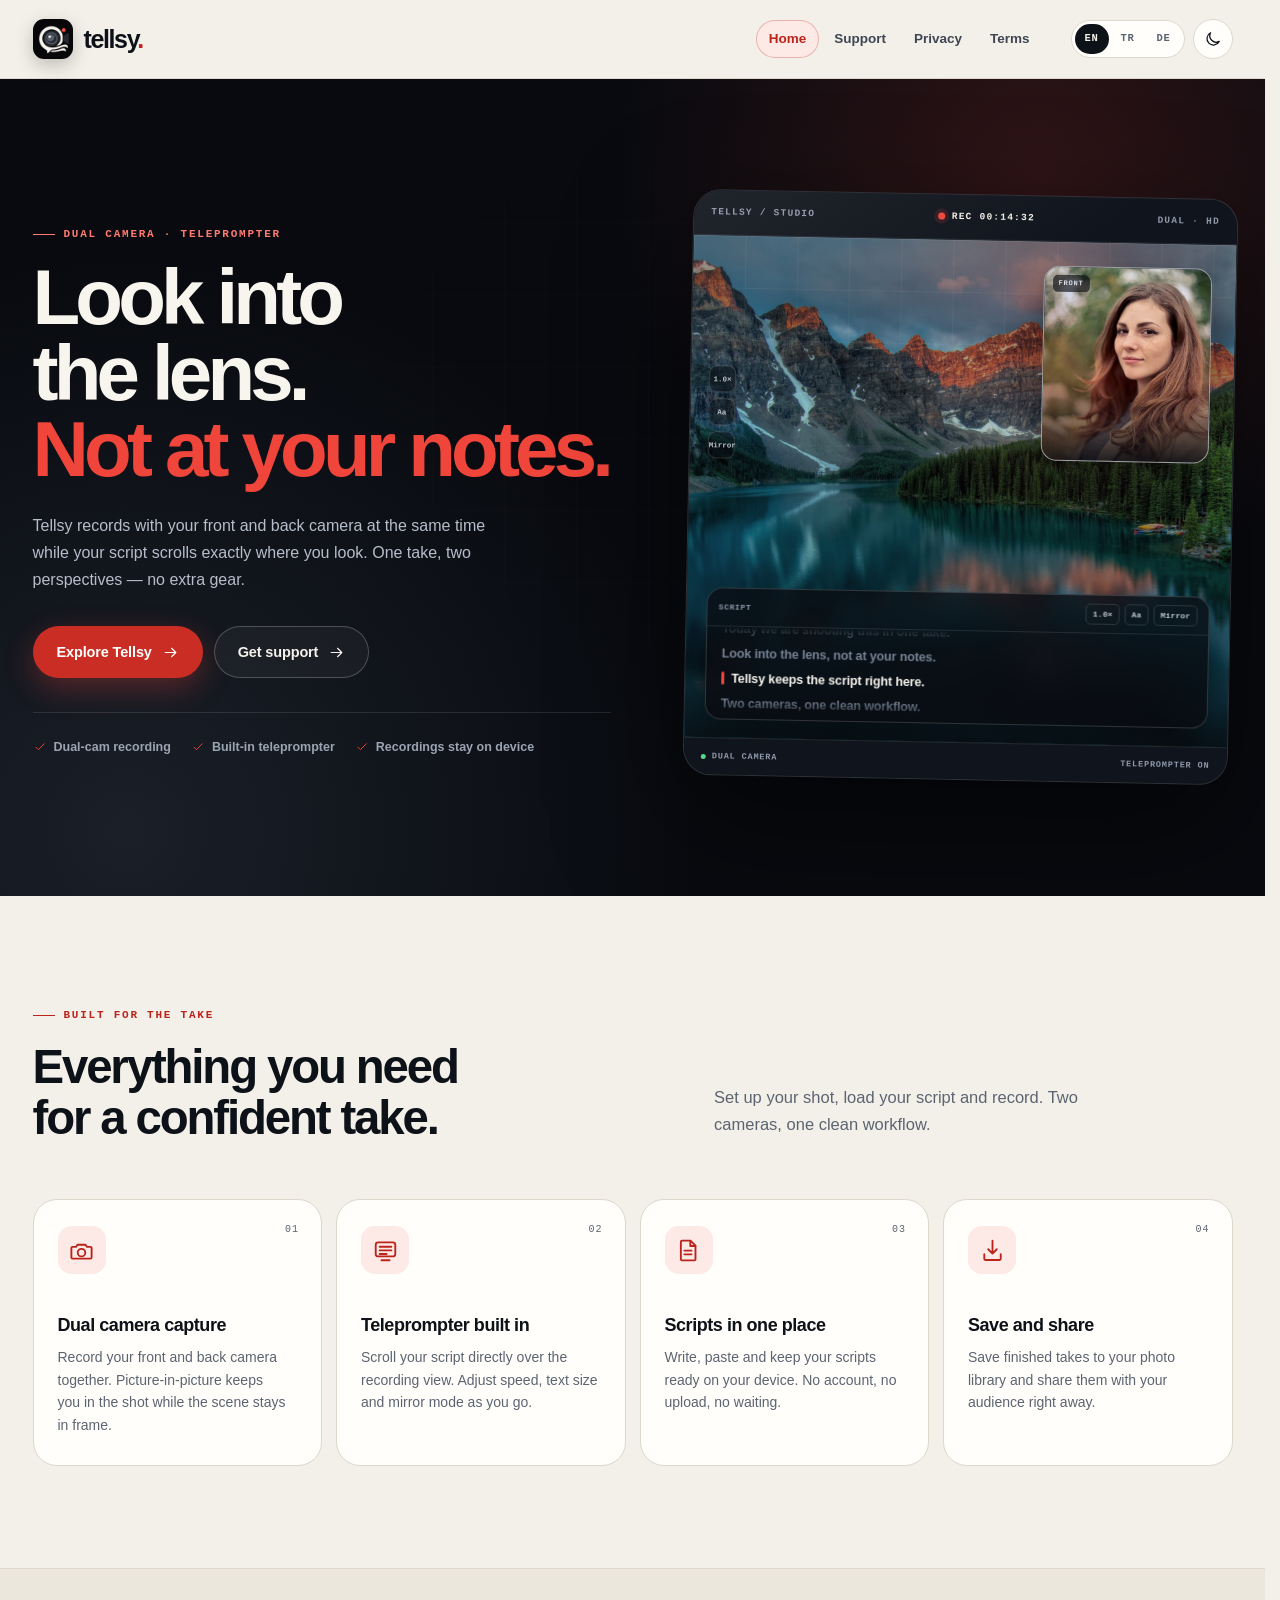
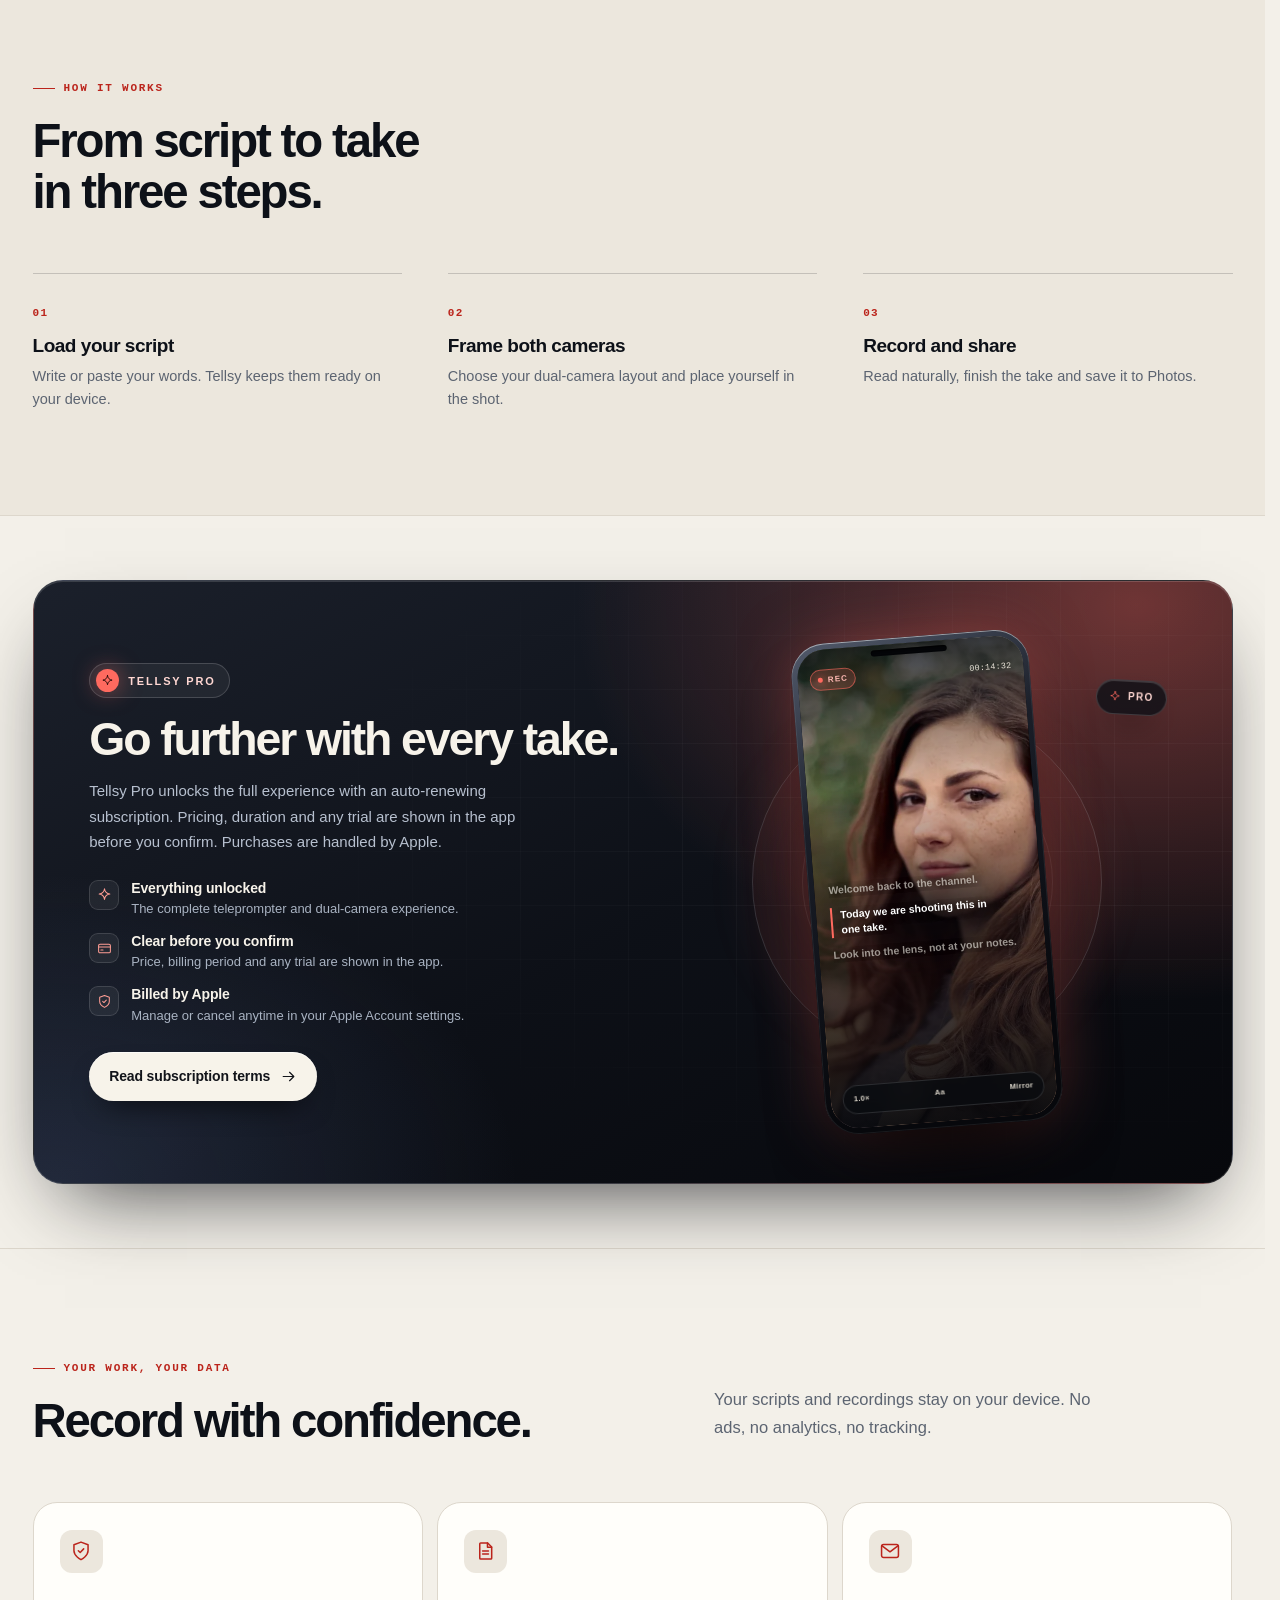
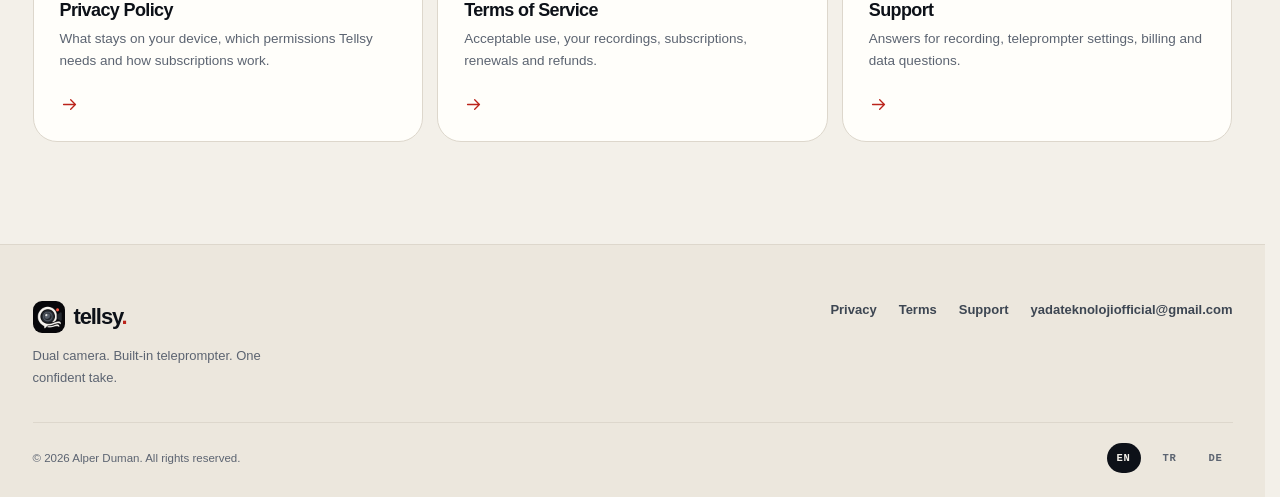
<file: index.html>
<!doctype html>
<html lang="en">
<head>
  <meta charset="utf-8">
  <meta name="viewport" content="width=device-width, initial-scale=1">
  <meta name="color-scheme" content="light dark">
  <script blocking="render">try{var t=localStorage.getItem('tellsy-theme');if(t==='light'||t==='dark'){document.querySelector('meta[name="color-scheme"]').content=t;document.documentElement.dataset.theme=t;}}catch(e){}</script>
  <script blocking="render">(function(){try{var a=['en','tr','de'],q=new URLSearchParams(location.search).get('lang'),s=null;try{s=localStorage.getItem('tellsy-lang')}catch(e){}var l=(navigator.languages&&navigator.languages.length)?navigator.languages:[navigator.language||'en'],auto='en';for(var i=0;i<l.length;i++){var c=String(l[i]).toLowerCase().slice(0,2);if(c==='en'||c==='tr'||c==='de'){auto=c;break}}var lang=a.indexOf(q)>-1?q:(a.indexOf(s)>-1?s:auto);window.__tellsyLang=lang;if(lang!=='en'){document.documentElement.dataset.pendingLang=lang;setTimeout(function(){delete document.documentElement.dataset.pendingLang},2500)}}catch(e){window.__tellsyLang='en'}})();</script>
  <title>Tellsy: Dual Cam Teleprompter — Look into the lens.</title>
  <meta name="description" content="Record with your front and back camera at the same time while your script scrolls. Tellsy is a dual-camera teleprompter for confident, one-take videos.">
  <meta name="robots" content="index,follow">
  <meta name="author" content="Alper Duman">
  <meta name="application-name" content="Tellsy">
  <meta name="theme-color" content="#f3f0e9" media="(prefers-color-scheme: light)">
  <meta name="theme-color" content="#080a0f" media="(prefers-color-scheme: dark)">
  <link rel="canonical" href="https://alperrd.github.io/Tellsy-support/">
  <meta property="og:type" content="website">
  <meta property="og:site_name" content="Tellsy">
  <meta property="og:url" content="https://alperrd.github.io/Tellsy-support/">
  <meta property="og:title" content="Tellsy: Dual Cam Teleprompter — Look into the lens.">
  <meta property="og:description" content="Record with your front and back camera at the same time while your script scrolls. Tellsy is a dual-camera teleprompter for confident, one-take videos.">
  <meta property="og:image" content="https://alperrd.github.io/Tellsy-support/assets/og-image.png">
  <meta property="og:image:type" content="image/png">
  <meta property="og:image:width" content="1200">
  <meta property="og:image:height" content="630">
  <meta property="og:image:alt" content="Tellsy app icon on a dark background with the message &quot;Look into the lens. Not at your notes.&quot;">
  <meta property="og:locale" content="en_US">
  <meta name="twitter:card" content="summary_large_image">
  <meta name="twitter:title" content="Tellsy: Dual Cam Teleprompter — Look into the lens.">
  <meta name="twitter:description" content="Record with your front and back camera at the same time while your script scrolls. Tellsy is a dual-camera teleprompter for confident, one-take videos.">
  <meta name="twitter:image" content="https://alperrd.github.io/Tellsy-support/assets/og-image.png">
  <meta name="twitter:image:alt" content="Tellsy app icon on a dark background with the message &quot;Look into the lens. Not at your notes.&quot;">
  <link rel="icon" type="image/png" sizes="32x32" href="assets/favicon-32x32.png?v=2">
  <link rel="icon" type="image/png" sizes="16x16" href="assets/favicon-16x16.png?v=2">
  <link rel="apple-touch-icon" sizes="180x180" href="assets/apple-touch-icon.png?v=2">
  <link rel="preload" as="image" href="assets/icon-192.png?v=2" fetchpriority="high">
  <link rel="preload" as="image" href="assets/studio-scene.webp" type="image/webp" fetchpriority="high">
  <link rel="stylesheet" href="assets/style.css?v=10">
  <link rel="expect" href="#hero" blocking="render">
  <noscript><style>.theme-toggle{display:none}</style></noscript>
  <script defer src="assets/i18n.js?v=6"></script>
  <script defer src="assets/main.js?v=6"></script>
</head>
<body data-page="home" data-lang="en">
<div id="app">

<a class="skip-link" href="#main-content">Skip to content</a>
<header class="site-header">
    <div class="container header-inner">
      <a class="brand" href="index.html" aria-label="Tellsy — Home">
        <img src="assets/icon-192.png?v=2" width="40" height="40" alt="" fetchpriority="high" decoding="async">
        <span>tellsy<span class="brand-dot">.</span></span>
      </a>
      <nav class="site-nav" aria-label="Primary navigation">
        <button class="menu-button" type="button" popovertarget="site-menu" aria-controls="site-menu" aria-expanded="false">
          <svg width="18" height="18" viewBox="0 0 24 24" fill="none" stroke="currentColor" stroke-width="1.65" stroke-linecap="round" stroke-linejoin="round" aria-hidden="true"><path d="M4 7.2h16M4 12h16M4 16.8h16"/></svg><span>Menu</span>
        </button>
        <ul id="site-menu" class="site-menu" popover="auto">
          <li><a href="index.html" aria-current="page">Home</a></li>
          <li><a href="support.html">Support</a></li>
          <li><a href="privacy.html">Privacy</a></li>
          <li><a href="terms.html">Terms</a></li>
          <li class="menu-lang"><a class="lang-link " href="?lang=en" lang="en" aria-label="English" aria-current="true">EN</a><a class="lang-link " href="?lang=tr" lang="tr" aria-label="Türkçe">TR</a><a class="lang-link " href="?lang=de" lang="de" aria-label="Deutsch">DE</a></li>
        </ul>
      </nav>
      <div class="header-actions">
        <div class="lang-switch" role="group" aria-label="Language"><a class="lang-link " href="?lang=en" lang="en" aria-label="English" aria-current="true">EN</a><a class="lang-link " href="?lang=tr" lang="tr" aria-label="Türkçe">TR</a><a class="lang-link " href="?lang=de" lang="de" aria-label="Deutsch">DE</a></div>
        <button class="icon-button theme-toggle" type="button" aria-label="Switch to dark appearance" title="Switch to dark appearance" data-label-light="Switch to light appearance" data-label-dark="Switch to dark appearance">
          <span class="icon-sun"><svg width="18" height="18" viewBox="0 0 24 24" fill="none" stroke="currentColor" stroke-width="1.65" stroke-linecap="round" stroke-linejoin="round" aria-hidden="true"><circle cx="12" cy="12" r="4"/><path d="M12 2.3v2.1m0 15.2v2.1M4.9 4.9l1.5 1.5m11.2 11.2 1.5 1.5M2.3 12h2.1m15.2 0h2.1M4.9 19.1l1.5-1.5M17.6 6.4l1.5-1.5"/></svg></span>
          <span class="icon-moon"><svg width="18" height="18" viewBox="0 0 24 24" fill="none" stroke="currentColor" stroke-width="1.65" stroke-linecap="round" stroke-linejoin="round" aria-hidden="true"><path d="M20.3 15.2A8.5 8.5 0 0 1 8.8 3.7a8.6 8.6 0 1 0 11.5 11.5Z"/></svg></span>
        </button>
      </div>
    </div>
  </header>
<main id="main-content">
    <section class="hero" id="hero">
      <div class="container hero-grid">
        <div class="hero-copy">
          <span class="eyebrow">Dual camera · Teleprompter</span>
          <h1>Look into the lens.<br><em>Not at your notes.</em></h1>
          <p class="hero-description">Tellsy records with your front and back camera at the same time while your script scrolls exactly where you look. One take, two perspectives — no extra gear.</p>
          <div class="hero-actions">
            <a class="button button-primary" href="#features">Explore Tellsy <svg width="17" height="17" viewBox="0 0 24 24" fill="none" stroke="currentColor" stroke-width="1.65" stroke-linecap="round" stroke-linejoin="round" aria-hidden="true"><path d="M4.5 12h15m-6-6 6 6-6 6"/></svg></a>
            <a class="button button-ghost" href="support.html">Get support <svg width="17" height="17" viewBox="0 0 24 24" fill="none" stroke="currentColor" stroke-width="1.65" stroke-linecap="round" stroke-linejoin="round" aria-hidden="true"><path d="M4.5 12h15m-6-6 6 6-6 6"/></svg></a>
          </div>
          <div class="hero-tags">
            <span><svg width="14" height="14" viewBox="0 0 24 24" fill="none" stroke="currentColor" stroke-width="1.65" stroke-linecap="round" stroke-linejoin="round" aria-hidden="true"><path d="m5 12.3 4.2 4.2L19.2 6.5"/></svg> Dual-cam recording</span><span><svg width="14" height="14" viewBox="0 0 24 24" fill="none" stroke="currentColor" stroke-width="1.65" stroke-linecap="round" stroke-linejoin="round" aria-hidden="true"><path d="m5 12.3 4.2 4.2L19.2 6.5"/></svg> Built-in teleprompter</span><span><svg width="14" height="14" viewBox="0 0 24 24" fill="none" stroke="currentColor" stroke-width="1.65" stroke-linecap="round" stroke-linejoin="round" aria-hidden="true"><path d="m5 12.3 4.2 4.2L19.2 6.5"/></svg> Recordings stay on device</span>
          </div>
        </div>
        <div class="hero-visual"><div class="studio" role="img" aria-label="Tellsy studio preview: dual camera recording with an on-screen teleprompter">
    <div class="studio-bar">
      <span>Tellsy / Studio</span>
      <span class="studio-rec"><i></i>REC 00:14:32</span>
      <span>DUAL · HD</span>
    </div>
    <div class="studio-stage">
      <img class="stage-backdrop" src="assets/studio-scene.webp" width="1400" height="1296" alt="" fetchpriority="high" decoding="async">
      <div class="pip">
        <img class="pip-photo" src="assets/studio-presenter.webp" width="600" height="698" alt="" decoding="async">
        <span class="pip-label">FRONT</span>
      </div>
      <div class="stage-side-controls" aria-hidden="true"><span>1.0×</span><span>Aa</span><span>Mirror</span></div>
      <div class="prompter">
        <div class="prompter-top">
          <span>SCRIPT</span>
          <div class="prompter-controls"><span>1.0×</span><span>Aa</span><span>Mirror</span></div>
        </div>
        <div class="prompter-window"><div class="prompter-scroll"><p class="prompter-line">Welcome back to the channel.</p><p class="prompter-line">Today we are shooting this in one take.</p><p class="prompter-line">Look into the lens, not at your notes.</p><p class="prompter-line is-active">Tellsy keeps the script right here.</p><p class="prompter-line">Two cameras, one clean workflow.</p><p class="prompter-line">Let us make the next take count.</p><p class="prompter-line">Welcome back to the channel.</p><p class="prompter-line">Today we are shooting this in one take.</p><p class="prompter-line">Look into the lens, not at your notes.</p><p class="prompter-line is-active">Tellsy keeps the script right here.</p><p class="prompter-line">Two cameras, one clean workflow.</p><p class="prompter-line">Let us make the next take count.</p></div></div>
      </div>
    </div>
    <div class="studio-foot">
      <span><i></i>Dual camera</span>
      <span>Teleprompter on</span>
    </div>
  </div></div>
      </div>
    </section>

    <section class="section features-section" id="features">
      <div class="container">
        <div class="section-head">
          <div>
            <span class="eyebrow">Built for the take</span>
            <h2>Everything you need for a confident take.</h2>
          </div>
          <p>Set up your shot, load your script and record. Two cameras, one clean workflow.</p>
        </div>
        <div class="feature-grid">
          <article class="feature-card">
            <span class="feature-number">01</span>
            <div class="feature-icon"><svg width="27" height="27" viewBox="0 0 24 24" fill="none" stroke="currentColor" stroke-width="1.65" stroke-linecap="round" stroke-linejoin="round" aria-hidden="true"><path d="M4 8.75h3.1l1.35-1.9h7.1l1.35 1.9H20a1 1 0 0 1 1 1v8.5a1 1 0 0 1-1 1H4a1 1 0 0 1-1-1v-8.5a1 1 0 0 1 1-1Z"/><circle cx="12" cy="13.9" r="3.35"/></svg></div>
            <h3>Dual camera capture</h3>
            <p>Record your front and back camera together. Picture-in-picture keeps you in the shot while the scene stays in frame.</p>
          </article><article class="feature-card">
            <span class="feature-number">02</span>
            <div class="feature-icon"><svg width="27" height="27" viewBox="0 0 24 24" fill="none" stroke="currentColor" stroke-width="1.65" stroke-linecap="round" stroke-linejoin="round" aria-hidden="true"><rect x="3.3" y="4.8" width="17.4" height="12.4" rx="2.2"/><path d="M6.8 8.7h10.4M6.8 11.9h10.4M6.8 15.1h6.2"/><path d="M8.4 20.7h7.2"/></svg></div>
            <h3>Teleprompter built in</h3>
            <p>Scroll your script directly over the recording view. Adjust speed, text size and mirror mode as you go.</p>
          </article><article class="feature-card">
            <span class="feature-number">03</span>
            <div class="feature-icon"><svg width="27" height="27" viewBox="0 0 24 24" fill="none" stroke="currentColor" stroke-width="1.65" stroke-linecap="round" stroke-linejoin="round" aria-hidden="true"><path d="M6.2 3.2h7.6l4.4 4.4v12.2a1 1 0 0 1-1 1H6.2a1 1 0 0 1-1-1V4.2a1 1 0 0 1 1-1Z"/><path d="M13.6 3.4V8h4.5M8.3 12.1h6.4M8.3 15.4h6.4"/></svg></div>
            <h3>Scripts in one place</h3>
            <p>Write, paste and keep your scripts ready on your device. No account, no upload, no waiting.</p>
          </article><article class="feature-card">
            <span class="feature-number">04</span>
            <div class="feature-icon"><svg width="27" height="27" viewBox="0 0 24 24" fill="none" stroke="currentColor" stroke-width="1.65" stroke-linecap="round" stroke-linejoin="round" aria-hidden="true"><path d="M12 3.3v11.4m0 0 3.8-3.8M12 14.7 8.2 10.9"/><path d="M4.7 15.3v4.1a1 1 0 0 0 1 1h12.6a1 1 0 0 0 1-1v-4.1"/></svg></div>
            <h3>Save and share</h3>
            <p>Save finished takes to your photo library and share them with your audience right away.</p>
          </article>
        </div>
      </div>
    </section>

    <section class="section steps-section">
      <div class="container">
        <div class="section-head">
          <div>
            <span class="eyebrow">How it works</span>
            <h2>From script to take in three steps.</h2>
          </div>
        </div>
        <div class="steps-grid">
          <article class="step"><h3>Load your script</h3><p>Write or paste your words. Tellsy keeps them ready on your device.</p></article><article class="step"><h3>Frame both cameras</h3><p>Choose your dual-camera layout and place yourself in the shot.</p></article><article class="step"><h3>Record and share</h3><p>Read naturally, finish the take and save it to Photos.</p></article>
        </div>
      </div>
    </section>

    <section class="section premium-section">
      <div class="container">
        <div class="premium-shell">
          <div class="premium-panel">
            <div class="premium-copy">
              <span class="premium-eyebrow"><span class="premium-mark"><svg width="13" height="13" viewBox="0 0 24 24" fill="none" stroke="currentColor" stroke-width="1.65" stroke-linecap="round" stroke-linejoin="round" aria-hidden="true"><path d="M12 2.8c.7 5.1 3.4 7.8 8.5 8.5-5.1.7-7.8 3.4-8.5 8.5-.7-5.1-3.4-7.8-8.5-8.5 5.1-.7 7.8-3.4 8.5-8.5Z"/></svg></span>Tellsy Pro</span>
              <h2>Go further with every take.</h2>
              <p>Tellsy Pro unlocks the full experience with an auto-renewing subscription. Pricing, duration and any trial are shown in the app before you confirm. Purchases are handled by Apple.</p>
              <ul class="premium-perks">
                <li><span class="perk-icon"><svg width="15" height="15" viewBox="0 0 24 24" fill="none" stroke="currentColor" stroke-width="1.65" stroke-linecap="round" stroke-linejoin="round" aria-hidden="true"><path d="M12 2.8c.7 5.1 3.4 7.8 8.5 8.5-5.1.7-7.8 3.4-8.5 8.5-.7-5.1-3.4-7.8-8.5-8.5 5.1-.7 7.8-3.4 8.5-8.5Z"/></svg></span><span class="perk-body"><strong>Everything unlocked</strong><span>The complete teleprompter and dual-camera experience.</span></span></li><li><span class="perk-icon"><svg width="15" height="15" viewBox="0 0 24 24" fill="none" stroke="currentColor" stroke-width="1.65" stroke-linecap="round" stroke-linejoin="round" aria-hidden="true"><rect x="2.6" y="5.1" width="18.8" height="13.8" rx="2.2"/><path d="M2.6 9.7h18.8M6.2 14.5h3.4"/></svg></span><span class="perk-body"><strong>Clear before you confirm</strong><span>Price, billing period and any trial are shown in the app.</span></span></li><li><span class="perk-icon"><svg width="15" height="15" viewBox="0 0 24 24" fill="none" stroke="currentColor" stroke-width="1.65" stroke-linecap="round" stroke-linejoin="round" aria-hidden="true"><path d="M12 21.4s7.7-3.8 7.7-9.6V5.2L12 2.3 4.3 5.2v6.6c0 5.8 7.7 9.6 7.7 9.6Z"/><path d="m9.1 11.7 2 2 3.8-4"/></svg></span><span class="perk-body"><strong>Billed by Apple</strong><span>Manage or cancel anytime in your Apple Account settings.</span></span></li>
              </ul>
              <a class="premium-link" href="terms.html#subscriptions">Read subscription terms <svg width="17" height="17" viewBox="0 0 24 24" fill="none" stroke="currentColor" stroke-width="1.65" stroke-linecap="round" stroke-linejoin="round" aria-hidden="true"><path d="M4.5 12h15m-6-6 6 6-6 6"/></svg></a>
            </div>
            <div class="premium-visual" aria-hidden="true">
              <span class="premium-glow"></span>
              <span class="premium-halo"></span>
              <span class="premium-chip premium-chip-top"><svg width="12" height="12" viewBox="0 0 24 24" fill="none" stroke="currentColor" stroke-width="1.65" stroke-linecap="round" stroke-linejoin="round" aria-hidden="true"><path d="M12 2.8c.7 5.1 3.4 7.8 8.5 8.5-5.1.7-7.8 3.4-8.5 8.5-.7-5.1-3.4-7.8-8.5-8.5 5.1-.7 7.8-3.4 8.5-8.5Z"/></svg><span>PRO</span></span>
              <div class="premium-device">
                <div class="premium-screen">
                  <img src="assets/studio-presenter.webp" width="600" height="698" alt="" loading="lazy" decoding="async">
                  <span class="premium-screen-shade"></span>
                  <div class="premium-screen-top">
                    <span class="premium-rec"><i></i>REC</span>
                    <span class="premium-time">00:14:32</span>
                  </div>
                  <div class="premium-script">
                    <p>Welcome back to the channel.</p><p class="is-active">Today we are shooting this in one take.</p><p>Look into the lens, not at your notes.</p>
                  </div>
                  <div class="premium-screen-foot"><span>1.0×</span><span>Aa</span><span>Mirror</span></div>
                </div>
              </div>
            </div>
          </div>
        </div>
      </div>
    </section>

    <section class="section trust-section">
      <div class="container">
        <div class="section-head">
          <div>
            <span class="eyebrow">Your work, your data</span>
            <h2>Record with confidence.</h2>
          </div>
          <p>Your scripts and recordings stay on your device. No ads, no analytics, no tracking.</p>
        </div>
        <div class="legal-grid">
          <a class="legal-card" href="privacy.html">
            <div class="legal-card-icon"><svg width="22" height="22" viewBox="0 0 24 24" fill="none" stroke="currentColor" stroke-width="1.65" stroke-linecap="round" stroke-linejoin="round" aria-hidden="true"><path d="M12 21.4s7.7-3.8 7.7-9.6V5.2L12 2.3 4.3 5.2v6.6c0 5.8 7.7 9.6 7.7 9.6Z"/><path d="m9.1 11.7 2 2 3.8-4"/></svg></div>
            <h3>Privacy Policy</h3>
            <p>What stays on your device, which permissions Tellsy needs and how subscriptions work.</p>
            <span class="legal-card-arrow"><svg width="19" height="19" viewBox="0 0 24 24" fill="none" stroke="currentColor" stroke-width="1.65" stroke-linecap="round" stroke-linejoin="round" aria-hidden="true"><path d="M4.5 12h15m-6-6 6 6-6 6"/></svg></span>
          </a><a class="legal-card" href="terms.html">
            <div class="legal-card-icon"><svg width="22" height="22" viewBox="0 0 24 24" fill="none" stroke="currentColor" stroke-width="1.65" stroke-linecap="round" stroke-linejoin="round" aria-hidden="true"><path d="M6.2 3.2h7.6l4.4 4.4v12.2a1 1 0 0 1-1 1H6.2a1 1 0 0 1-1-1V4.2a1 1 0 0 1 1-1Z"/><path d="M13.6 3.4V8h4.5M8.3 12.1h6.4M8.3 15.4h6.4"/></svg></div>
            <h3>Terms of Service</h3>
            <p>Acceptable use, your recordings, subscriptions, renewals and refunds.</p>
            <span class="legal-card-arrow"><svg width="19" height="19" viewBox="0 0 24 24" fill="none" stroke="currentColor" stroke-width="1.65" stroke-linecap="round" stroke-linejoin="round" aria-hidden="true"><path d="M4.5 12h15m-6-6 6 6-6 6"/></svg></span>
          </a><a class="legal-card" href="support.html">
            <div class="legal-card-icon"><svg width="22" height="22" viewBox="0 0 24 24" fill="none" stroke="currentColor" stroke-width="1.65" stroke-linecap="round" stroke-linejoin="round" aria-hidden="true"><rect x="2.8" y="4.8" width="18.4" height="14.4" rx="2.2"/><path d="m3.4 6.4 8.6 6.5 8.6-6.5"/></svg></div>
            <h3>Support</h3>
            <p>Answers for recording, teleprompter settings, billing and data questions.</p>
            <span class="legal-card-arrow"><svg width="19" height="19" viewBox="0 0 24 24" fill="none" stroke="currentColor" stroke-width="1.65" stroke-linecap="round" stroke-linejoin="round" aria-hidden="true"><path d="M4.5 12h15m-6-6 6 6-6 6"/></svg></span>
          </a>
        </div>
      </div>
    </section>
  </main>
<footer class="site-footer">
    <div class="container">
      <div class="footer-grid">
        <div class="footer-brand">
          <a class="footer-brand-name" href="index.html">
            <img src="assets/icon-192.png?v=2" width="32" height="32" alt="" loading="lazy" decoding="async">
            <span>tellsy<span class="brand-dot">.</span></span>
          </a>
          <p>Dual camera. Built-in teleprompter. One confident take.</p>
        </div>
        <nav class="footer-nav" aria-label="Footer navigation">
          <a href="privacy.html">Privacy</a>
          <a href="terms.html">Terms</a>
          <a href="support.html">Support</a>
          <a href="mailto:yadateknolojiofficial@gmail.com">yadateknolojiofficial@gmail.com</a>
        </nav>
      </div>
      <div class="footer-bottom">
        <span>© 2026 Alper Duman. All rights reserved.</span>
        <div class="footer-lang" aria-label="Language"><a class="lang-link " href="?lang=en" lang="en" aria-label="English" aria-current="true">EN</a><a class="lang-link " href="?lang=tr" lang="tr" aria-label="Türkçe">TR</a><a class="lang-link " href="?lang=de" lang="de" aria-label="Deutsch">DE</a></div>
      </div>
    </div>
  </footer>
</div>
<!-- /app -->
  <script type="application/ld+json">{"@context":"https://schema.org","@type":"SoftwareApplication","name":"Tellsy: Dual Cam Teleprompter","alternateName":"Tellsy","applicationCategory":"MultimediaApplication","operatingSystem":"iOS","author":{"@type":"Person","name":"Alper Duman"},"description":"Record with your front and back camera at the same time while your script scrolls. Tellsy is a dual-camera teleprompter for confident, one-take videos."}</script>
</body>
</html>
</file>
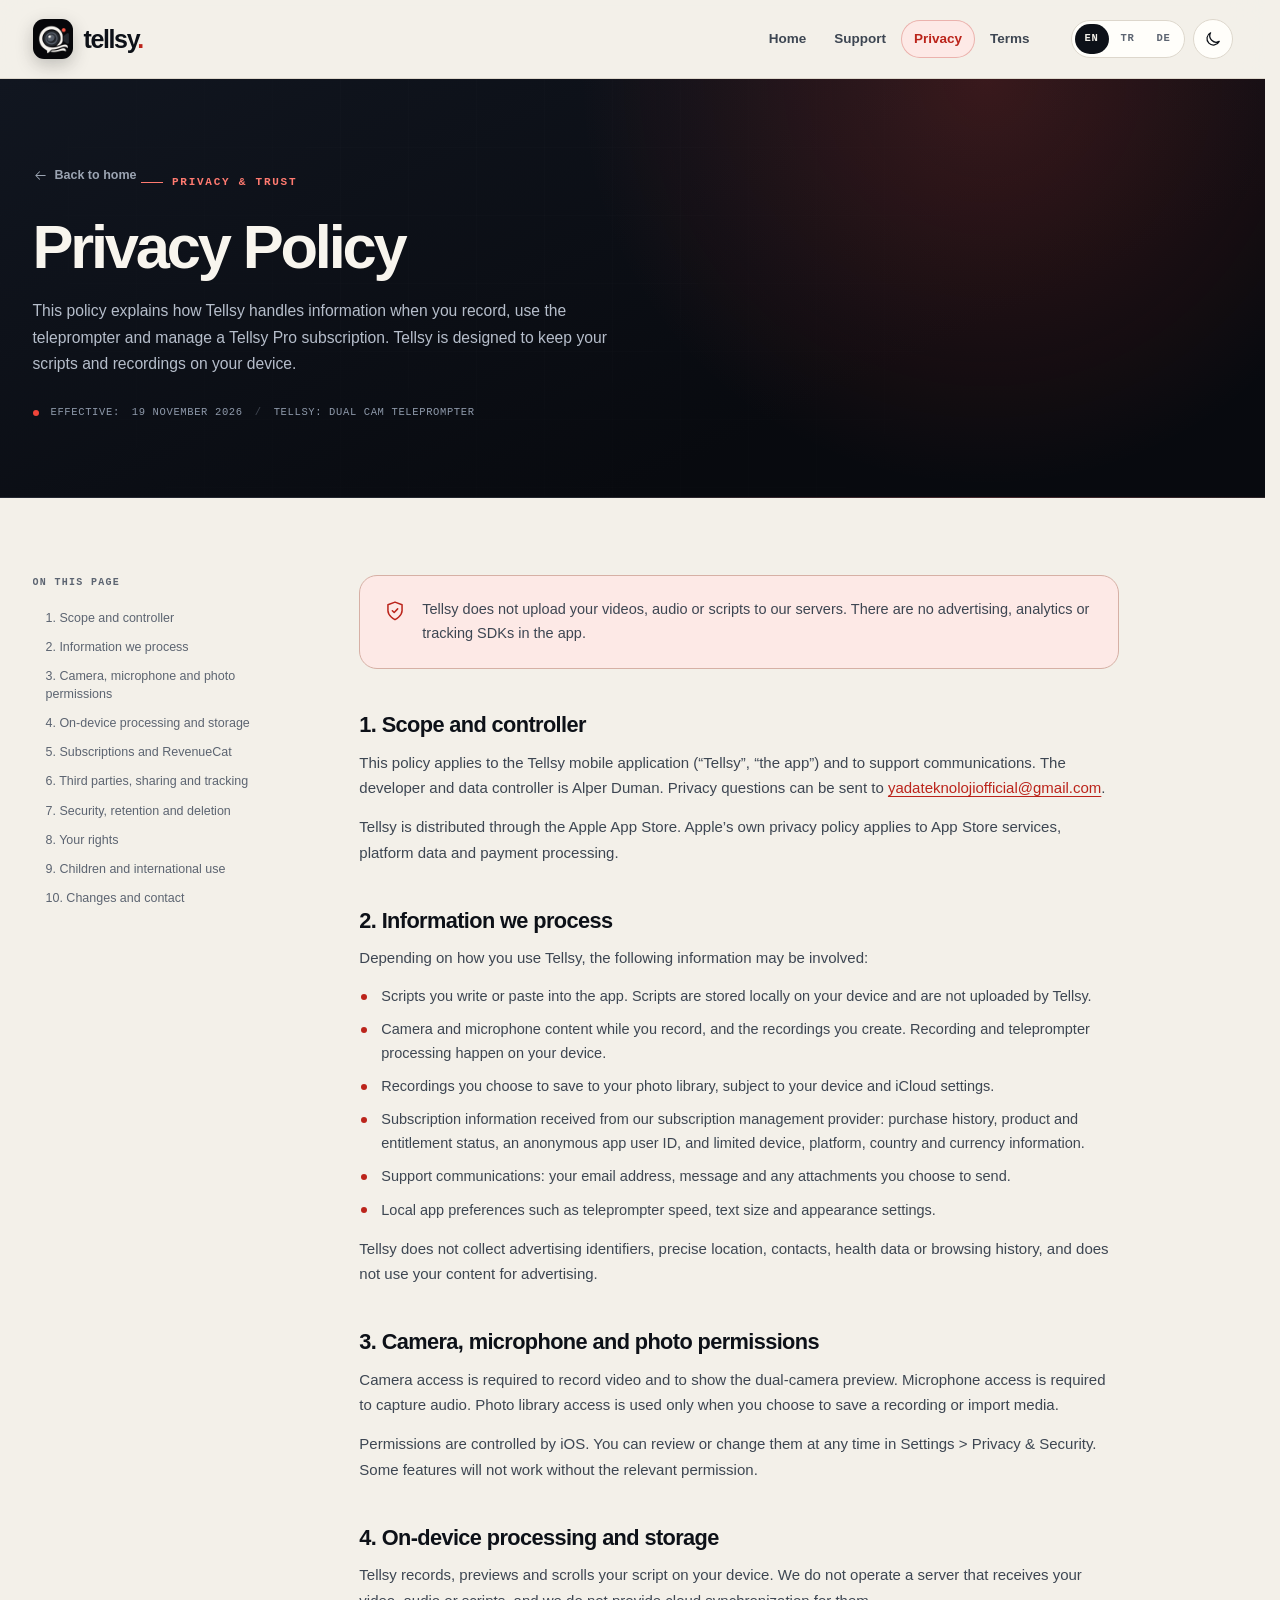
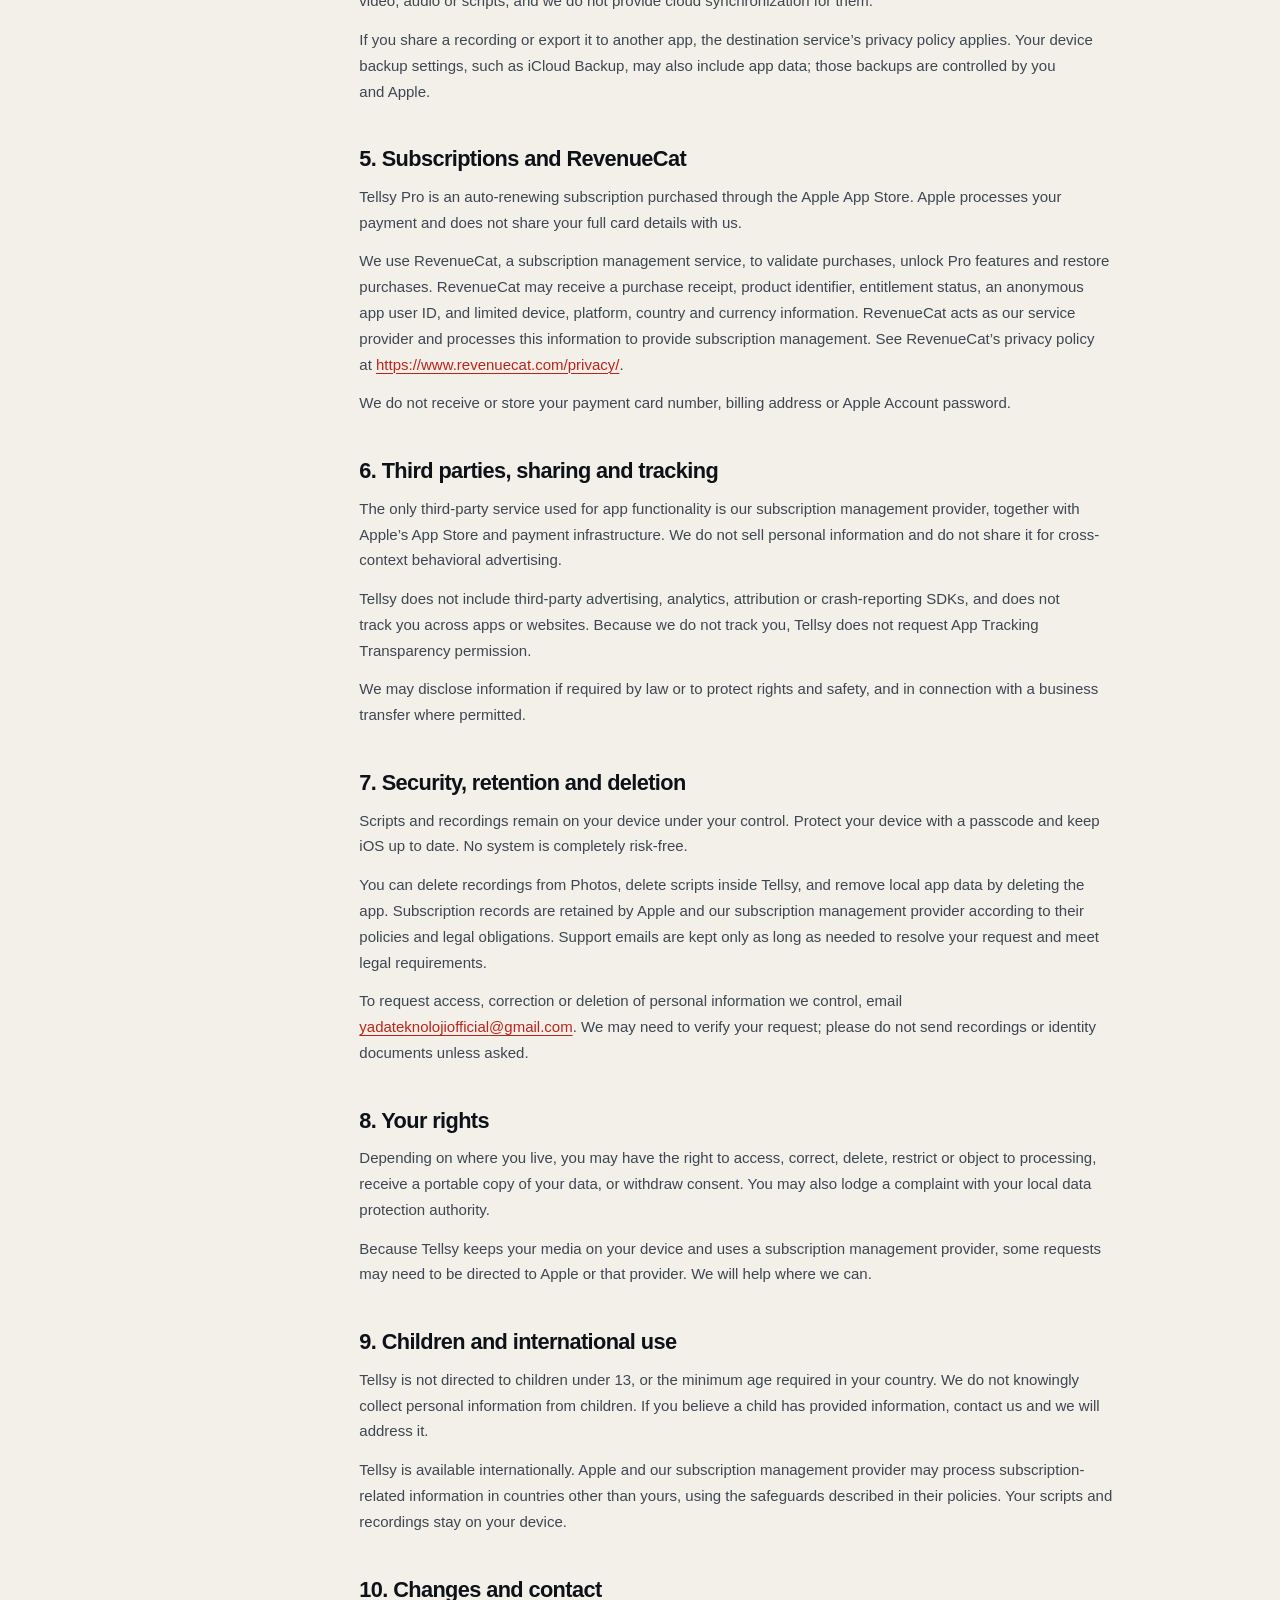
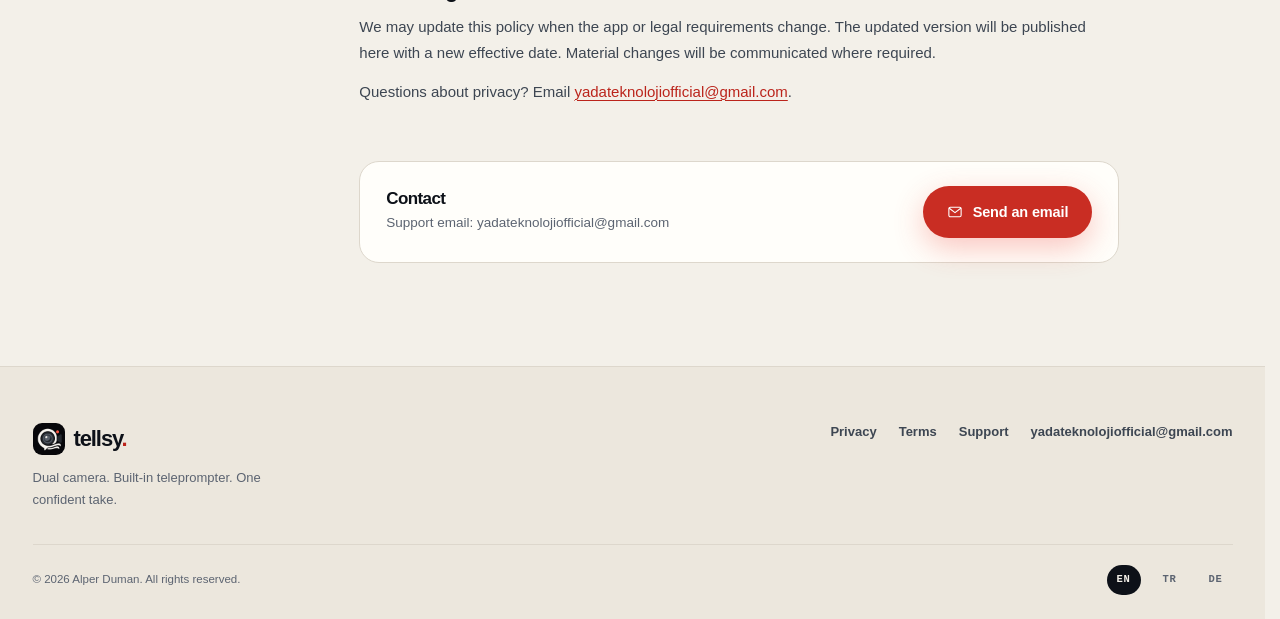
<file: privacy.html>
<!doctype html>
<html lang="en">
<head>
  <meta charset="utf-8">
  <meta name="viewport" content="width=device-width, initial-scale=1">
  <meta name="color-scheme" content="light dark">
  <script blocking="render">try{var t=localStorage.getItem('tellsy-theme');if(t==='light'||t==='dark'){document.querySelector('meta[name="color-scheme"]').content=t;document.documentElement.dataset.theme=t;}}catch(e){}</script>
  <script blocking="render">(function(){try{var a=['en','tr','de'],q=new URLSearchParams(location.search).get('lang'),s=null;try{s=localStorage.getItem('tellsy-lang')}catch(e){}var l=(navigator.languages&&navigator.languages.length)?navigator.languages:[navigator.language||'en'],auto='en';for(var i=0;i<l.length;i++){var c=String(l[i]).toLowerCase().slice(0,2);if(c==='en'||c==='tr'||c==='de'){auto=c;break}}var lang=a.indexOf(q)>-1?q:(a.indexOf(s)>-1?s:auto);window.__tellsyLang=lang;if(lang!=='en'){document.documentElement.dataset.pendingLang=lang;setTimeout(function(){delete document.documentElement.dataset.pendingLang},2500)}}catch(e){window.__tellsyLang='en'}})();</script>
  <title>Privacy Policy — Tellsy</title>
  <meta name="description" content="How Tellsy handles scripts, recordings, camera and microphone access, and subscription data. Your media stays on your device.">
  <meta name="robots" content="index,follow">
  <meta name="author" content="Alper Duman">
  <meta name="application-name" content="Tellsy">
  <meta name="theme-color" content="#f3f0e9" media="(prefers-color-scheme: light)">
  <meta name="theme-color" content="#080a0f" media="(prefers-color-scheme: dark)">
  <link rel="canonical" href="https://alperrd.github.io/Tellsy-support/privacy.html">
  <meta property="og:type" content="website">
  <meta property="og:site_name" content="Tellsy">
  <meta property="og:url" content="https://alperrd.github.io/Tellsy-support/privacy.html">
  <meta property="og:title" content="Privacy Policy — Tellsy">
  <meta property="og:description" content="How Tellsy handles scripts, recordings, camera and microphone access, and subscription data. Your media stays on your device.">
  <meta property="og:image" content="https://alperrd.github.io/Tellsy-support/assets/og-image.png">
  <meta property="og:image:type" content="image/png">
  <meta property="og:image:width" content="1200">
  <meta property="og:image:height" content="630">
  <meta property="og:image:alt" content="Tellsy app icon on a dark background with the message &quot;Look into the lens. Not at your notes.&quot;">
  <meta property="og:locale" content="en_US">
  <meta name="twitter:card" content="summary_large_image">
  <meta name="twitter:title" content="Privacy Policy — Tellsy">
  <meta name="twitter:description" content="How Tellsy handles scripts, recordings, camera and microphone access, and subscription data. Your media stays on your device.">
  <meta name="twitter:image" content="https://alperrd.github.io/Tellsy-support/assets/og-image.png">
  <meta name="twitter:image:alt" content="Tellsy app icon on a dark background with the message &quot;Look into the lens. Not at your notes.&quot;">
  <link rel="icon" type="image/png" sizes="32x32" href="assets/favicon-32x32.png?v=2">
  <link rel="icon" type="image/png" sizes="16x16" href="assets/favicon-16x16.png?v=2">
  <link rel="apple-touch-icon" sizes="180x180" href="assets/apple-touch-icon.png?v=2">
  <link rel="preload" as="image" href="assets/icon-192.png?v=2" fetchpriority="high">
  
  <link rel="stylesheet" href="assets/style.css?v=10">
  <link rel="expect" href="#page-top" blocking="render">
  <noscript><style>.theme-toggle{display:none}</style></noscript>
  <script defer src="assets/i18n.js?v=6"></script>
  <script defer src="assets/main.js?v=6"></script>
</head>
<body data-page="privacy" data-lang="en">
<div id="app">
<div class="reading-progress" aria-hidden="true"></div>
<a class="skip-link" href="#main-content">Skip to content</a>
<header class="site-header">
    <div class="container header-inner">
      <a class="brand" href="index.html" aria-label="Tellsy — Home">
        <img src="assets/icon-192.png?v=2" width="40" height="40" alt="" fetchpriority="high" decoding="async">
        <span>tellsy<span class="brand-dot">.</span></span>
      </a>
      <nav class="site-nav" aria-label="Primary navigation">
        <button class="menu-button" type="button" popovertarget="site-menu" aria-controls="site-menu" aria-expanded="false">
          <svg width="18" height="18" viewBox="0 0 24 24" fill="none" stroke="currentColor" stroke-width="1.65" stroke-linecap="round" stroke-linejoin="round" aria-hidden="true"><path d="M4 7.2h16M4 12h16M4 16.8h16"/></svg><span>Menu</span>
        </button>
        <ul id="site-menu" class="site-menu" popover="auto">
          <li><a href="index.html">Home</a></li>
          <li><a href="support.html">Support</a></li>
          <li><a href="privacy.html" aria-current="page">Privacy</a></li>
          <li><a href="terms.html">Terms</a></li>
          <li class="menu-lang"><a class="lang-link " href="?lang=en" lang="en" aria-label="English" aria-current="true">EN</a><a class="lang-link " href="?lang=tr" lang="tr" aria-label="Türkçe">TR</a><a class="lang-link " href="?lang=de" lang="de" aria-label="Deutsch">DE</a></li>
        </ul>
      </nav>
      <div class="header-actions">
        <div class="lang-switch" role="group" aria-label="Language"><a class="lang-link " href="?lang=en" lang="en" aria-label="English" aria-current="true">EN</a><a class="lang-link " href="?lang=tr" lang="tr" aria-label="Türkçe">TR</a><a class="lang-link " href="?lang=de" lang="de" aria-label="Deutsch">DE</a></div>
        <button class="icon-button theme-toggle" type="button" aria-label="Switch to dark appearance" title="Switch to dark appearance" data-label-light="Switch to light appearance" data-label-dark="Switch to dark appearance">
          <span class="icon-sun"><svg width="18" height="18" viewBox="0 0 24 24" fill="none" stroke="currentColor" stroke-width="1.65" stroke-linecap="round" stroke-linejoin="round" aria-hidden="true"><circle cx="12" cy="12" r="4"/><path d="M12 2.3v2.1m0 15.2v2.1M4.9 4.9l1.5 1.5m11.2 11.2 1.5 1.5M2.3 12h2.1m15.2 0h2.1M4.9 19.1l1.5-1.5M17.6 6.4l1.5-1.5"/></svg></span>
          <span class="icon-moon"><svg width="18" height="18" viewBox="0 0 24 24" fill="none" stroke="currentColor" stroke-width="1.65" stroke-linecap="round" stroke-linejoin="round" aria-hidden="true"><path d="M20.3 15.2A8.5 8.5 0 0 1 8.8 3.7a8.6 8.6 0 1 0 11.5 11.5Z"/></svg></span>
        </button>
      </div>
    </div>
  </header>
<main id="main-content">
    <section class="masthead" id="page-top">
      <div class="container masthead-inner">
        <a class="back-link" href="index.html"><svg width="15" height="15" viewBox="0 0 24 24" fill="none" stroke="currentColor" stroke-width="1.65" stroke-linecap="round" stroke-linejoin="round" aria-hidden="true"><path d="M4.5 12h15m-6-6 6 6-6 6"/></svg> Back to home</a>
        <span class="eyebrow">Privacy &amp; trust</span>
        <h1>Privacy Policy</h1>
        <p>This policy explains how Tellsy handles information when you record, use the teleprompter and manage a Tellsy Pro subscription. Tellsy is designed to keep your scripts and recordings on your device.</p>
        <div class="meta-row">
          <i></i>Effective: <time datetime="2026-11-19">19 November 2026</time>
          <span class="sep">/</span>Tellsy: Dual Cam Teleprompter
        </div>
      </div>
    </section>
    <section class="legal-body-section">
      <div class="container legal-layout">
        <div class="toc">
          <p class="toc-label">On this page</p>
          <nav aria-label="On this page">
            <a href="#scope">1. Scope and controller</a><a href="#data">2. Information we process</a><a href="#permissions">3. Camera, microphone and photo permissions</a><a href="#processing">4. On-device processing and storage</a><a href="#revenuecat">5. Subscriptions and RevenueCat</a><a href="#sharing">6. Third parties, sharing and tracking</a><a href="#security">7. Security, retention and deletion</a><a href="#rights">8. Your rights</a><a href="#children">9. Children and international use</a><a href="#changes">10. Changes and contact</a>
          </nav>
        </div>
        <article class="policy-article">
          <div class="policy-summary"><svg width="22" height="22" viewBox="0 0 24 24" fill="none" stroke="currentColor" stroke-width="1.65" stroke-linecap="round" stroke-linejoin="round" aria-hidden="true"><path d="M12 21.4s7.7-3.8 7.7-9.6V5.2L12 2.3 4.3 5.2v6.6c0 5.8 7.7 9.6 7.7 9.6Z"/><path d="m9.1 11.7 2 2 3.8-4"/></svg><p>Tellsy does not upload your videos, audio or scripts to our servers. There are no advertising, analytics or tracking SDKs in the app.</p></div>
          <section class="policy-section" id="scope">
            <h2>1. Scope and controller</h2>
            <p>This policy applies to the Tellsy mobile application (“Tellsy”, “the app”) and to support communications. The developer and data controller is Alper Duman. Privacy questions can be sent to <a href="mailto:yadateknolojiofficial@gmail.com">yadateknolojiofficial@gmail.com</a>.</p><p>Tellsy is distributed through the Apple App Store. Apple’s own privacy policy applies to App Store services, platform data and payment processing.</p>
            
            
          </section><section class="policy-section" id="data">
            <h2>2. Information we process</h2>
            <p>Depending on how you use Tellsy, the following information may be involved:</p>
            <ul><li>Scripts you write or paste into the app. Scripts are stored locally on your device and are not uploaded by Tellsy.</li><li>Camera and microphone content while you record, and the recordings you create. Recording and teleprompter processing happen on your device.</li><li>Recordings you choose to save to your photo library, subject to your device and iCloud settings.</li><li>Subscription information received from our subscription management provider: purchase history, product and entitlement status, an anonymous app user ID, and limited device, platform, country and currency information.</li><li>Support communications: your email address, message and any attachments you choose to send.</li><li>Local app preferences such as teleprompter speed, text size and appearance settings.</li></ul>
            <p>Tellsy does not collect advertising identifiers, precise location, contacts, health data or browsing history, and does not use your content for advertising.</p>
          </section><section class="policy-section" id="permissions">
            <h2>3. Camera, microphone and photo permissions</h2>
            <p>Camera access is required to record video and to show the dual-camera preview. Microphone access is required to capture audio. Photo library access is used only when you choose to save a recording or import media.</p><p>Permissions are controlled by iOS. You can review or change them at any time in Settings &gt; Privacy &amp; Security. Some features will not work without the relevant permission.</p>
            
            
          </section><section class="policy-section" id="processing">
            <h2>4. On-device processing and storage</h2>
            <p>Tellsy records, previews and scrolls your script on your device. We do not operate a server that receives your video, audio or scripts, and we do not provide cloud synchronization for them.</p><p>If you share a recording or export it to another app, the destination service’s privacy policy applies. Your device backup settings, such as iCloud Backup, may also include app data; those backups are controlled by you and Apple.</p>
            
            
          </section><section class="policy-section" id="revenuecat">
            <h2>5. Subscriptions and RevenueCat</h2>
            <p>Tellsy Pro is an auto-renewing subscription purchased through the Apple App Store. Apple processes your payment and does not share your full card details with us.</p><p>We use RevenueCat, a subscription management service, to validate purchases, unlock Pro features and restore purchases. RevenueCat may receive a purchase receipt, product identifier, entitlement status, an anonymous app user ID, and limited device, platform, country and currency information. RevenueCat acts as our service provider and processes this information to provide subscription management. See RevenueCat’s privacy policy at <a href="https://www.revenuecat.com/privacy/" target="_blank" rel="noopener noreferrer">https://www.revenuecat.com/privacy/</a>.</p><p>We do not receive or store your payment card number, billing address or Apple Account password.</p>
            
            
          </section><section class="policy-section" id="sharing">
            <h2>6. Third parties, sharing and tracking</h2>
            <p>The only third-party service used for app functionality is our subscription management provider, together with Apple’s App Store and payment infrastructure. We do not sell personal information and do not share it for cross-context behavioral advertising.</p><p>Tellsy does not include third-party advertising, analytics, attribution or crash-reporting SDKs, and does not track you across apps or websites. Because we do not track you, Tellsy does not request App Tracking Transparency permission.</p><p>We may disclose information if required by law or to protect rights and safety, and in connection with a business transfer where permitted.</p>
            
            
          </section><section class="policy-section" id="security">
            <h2>7. Security, retention and deletion</h2>
            <p>Scripts and recordings remain on your device under your control. Protect your device with a passcode and keep iOS up to date. No system is completely risk-free.</p><p>You can delete recordings from Photos, delete scripts inside Tellsy, and remove local app data by deleting the app. Subscription records are retained by Apple and our subscription management provider according to their policies and legal obligations. Support emails are kept only as long as needed to resolve your request and meet legal requirements.</p><p>To request access, correction or deletion of personal information we control, email <a href="mailto:yadateknolojiofficial@gmail.com">yadateknolojiofficial@gmail.com</a>. We may need to verify your request; please do not send recordings or identity documents unless asked.</p>
            
            
          </section><section class="policy-section" id="rights">
            <h2>8. Your rights</h2>
            <p>Depending on where you live, you may have the right to access, correct, delete, restrict or object to processing, receive a portable copy of your data, or withdraw consent. You may also lodge a complaint with your local data protection authority.</p><p>Because Tellsy keeps your media on your device and uses a subscription management provider, some requests may need to be directed to Apple or that provider. We will help where we can.</p>
            
            
          </section><section class="policy-section" id="children">
            <h2>9. Children and international use</h2>
            <p>Tellsy is not directed to children under 13, or the minimum age required in your country. We do not knowingly collect personal information from children. If you believe a child has provided information, contact us and we will address it.</p><p>Tellsy is available internationally. Apple and our subscription management provider may process subscription-related information in countries other than yours, using the safeguards described in their policies. Your scripts and recordings stay on your device.</p>
            
            
          </section><section class="policy-section" id="changes">
            <h2>10. Changes and contact</h2>
            <p>We may update this policy when the app or legal requirements change. The updated version will be published here with a new effective date. Material changes will be communicated where required.</p><p>Questions about privacy? Email <a href="mailto:yadateknolojiofficial@gmail.com">yadateknolojiofficial@gmail.com</a>.</p>
            
            
          </section>
          <div class="policy-contact">
            <div>
              <h3>Contact</h3>
              <p>Support email: <a href="mailto:yadateknolojiofficial@gmail.com">yadateknolojiofficial@gmail.com</a></p>
            </div>
            <a class="button button-primary" href="mailto:yadateknolojiofficial@gmail.com"><svg width="16" height="16" viewBox="0 0 24 24" fill="none" stroke="currentColor" stroke-width="1.65" stroke-linecap="round" stroke-linejoin="round" aria-hidden="true"><rect x="2.8" y="4.8" width="18.4" height="14.4" rx="2.2"/><path d="m3.4 6.4 8.6 6.5 8.6-6.5"/></svg> Send an email</a>
          </div>
        </article>
      </div>
    </section>
  </main>
<footer class="site-footer">
    <div class="container">
      <div class="footer-grid">
        <div class="footer-brand">
          <a class="footer-brand-name" href="index.html">
            <img src="assets/icon-192.png?v=2" width="32" height="32" alt="" loading="lazy" decoding="async">
            <span>tellsy<span class="brand-dot">.</span></span>
          </a>
          <p>Dual camera. Built-in teleprompter. One confident take.</p>
        </div>
        <nav class="footer-nav" aria-label="Footer navigation">
          <a href="privacy.html">Privacy</a>
          <a href="terms.html">Terms</a>
          <a href="support.html">Support</a>
          <a href="mailto:yadateknolojiofficial@gmail.com">yadateknolojiofficial@gmail.com</a>
        </nav>
      </div>
      <div class="footer-bottom">
        <span>© 2026 Alper Duman. All rights reserved.</span>
        <div class="footer-lang" aria-label="Language"><a class="lang-link " href="?lang=en" lang="en" aria-label="English" aria-current="true">EN</a><a class="lang-link " href="?lang=tr" lang="tr" aria-label="Türkçe">TR</a><a class="lang-link " href="?lang=de" lang="de" aria-label="Deutsch">DE</a></div>
      </div>
    </div>
  </footer>
</div>
<!-- /app -->
</body>
</html>
</file>
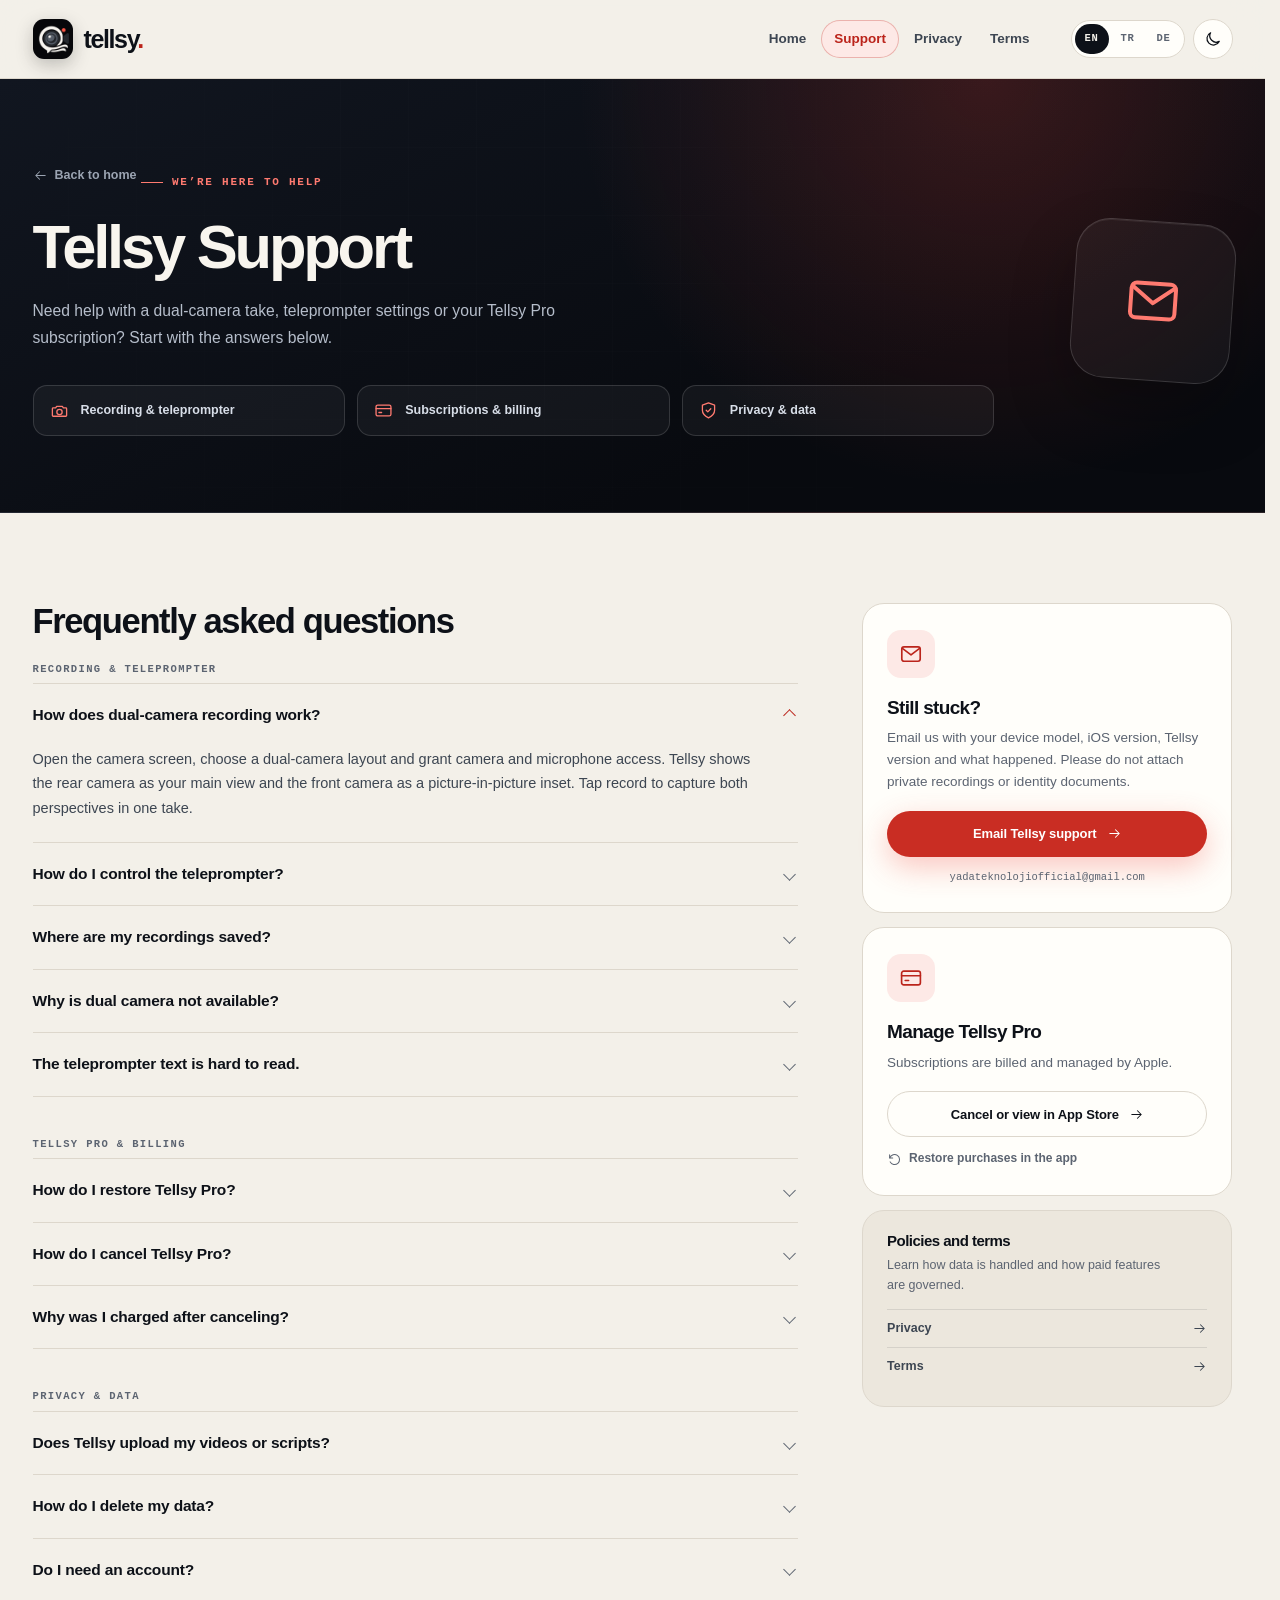
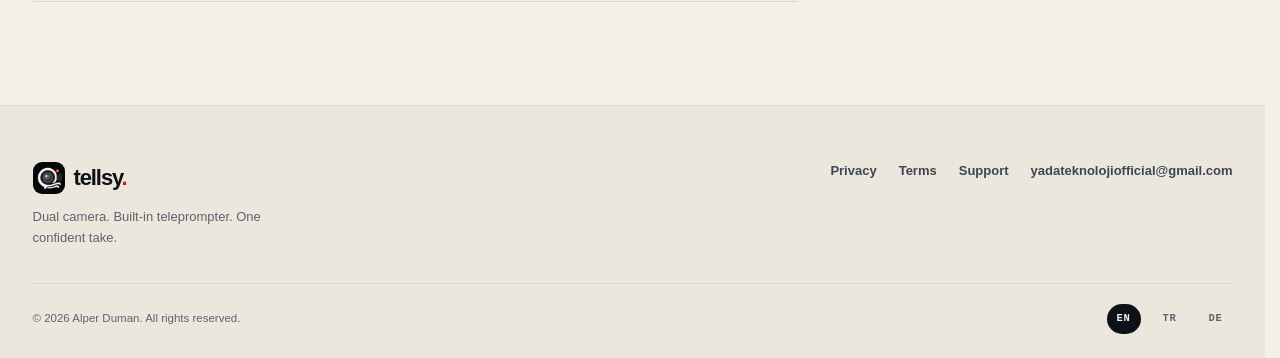
<file: support.html>
<!doctype html>
<html lang="en">
<head>
  <meta charset="utf-8">
  <meta name="viewport" content="width=device-width, initial-scale=1">
  <meta name="color-scheme" content="light dark">
  <script blocking="render">try{var t=localStorage.getItem('tellsy-theme');if(t==='light'||t==='dark'){document.querySelector('meta[name="color-scheme"]').content=t;document.documentElement.dataset.theme=t;}}catch(e){}</script>
  <script blocking="render">(function(){try{var a=['en','tr','de'],q=new URLSearchParams(location.search).get('lang'),s=null;try{s=localStorage.getItem('tellsy-lang')}catch(e){}var l=(navigator.languages&&navigator.languages.length)?navigator.languages:[navigator.language||'en'],auto='en';for(var i=0;i<l.length;i++){var c=String(l[i]).toLowerCase().slice(0,2);if(c==='en'||c==='tr'||c==='de'){auto=c;break}}var lang=a.indexOf(q)>-1?q:(a.indexOf(s)>-1?s:auto);window.__tellsyLang=lang;if(lang!=='en'){document.documentElement.dataset.pendingLang=lang;setTimeout(function(){delete document.documentElement.dataset.pendingLang},2500)}}catch(e){window.__tellsyLang='en'}})();</script>
  <title>Support — Tellsy</title>
  <meta name="description" content="Tellsy support: help with dual-camera recording, teleprompter settings, Tellsy Pro subscriptions, billing and privacy.">
  <meta name="robots" content="index,follow">
  <meta name="author" content="Alper Duman">
  <meta name="application-name" content="Tellsy">
  <meta name="theme-color" content="#f3f0e9" media="(prefers-color-scheme: light)">
  <meta name="theme-color" content="#080a0f" media="(prefers-color-scheme: dark)">
  <link rel="canonical" href="https://alperrd.github.io/Tellsy-support/support.html">
  <meta property="og:type" content="website">
  <meta property="og:site_name" content="Tellsy">
  <meta property="og:url" content="https://alperrd.github.io/Tellsy-support/support.html">
  <meta property="og:title" content="Support — Tellsy">
  <meta property="og:description" content="Tellsy support: help with dual-camera recording, teleprompter settings, Tellsy Pro subscriptions, billing and privacy.">
  <meta property="og:image" content="https://alperrd.github.io/Tellsy-support/assets/og-image.png">
  <meta property="og:image:type" content="image/png">
  <meta property="og:image:width" content="1200">
  <meta property="og:image:height" content="630">
  <meta property="og:image:alt" content="Tellsy app icon on a dark background with the message &quot;Look into the lens. Not at your notes.&quot;">
  <meta property="og:locale" content="en_US">
  <meta name="twitter:card" content="summary_large_image">
  <meta name="twitter:title" content="Support — Tellsy">
  <meta name="twitter:description" content="Tellsy support: help with dual-camera recording, teleprompter settings, Tellsy Pro subscriptions, billing and privacy.">
  <meta name="twitter:image" content="https://alperrd.github.io/Tellsy-support/assets/og-image.png">
  <meta name="twitter:image:alt" content="Tellsy app icon on a dark background with the message &quot;Look into the lens. Not at your notes.&quot;">
  <link rel="icon" type="image/png" sizes="32x32" href="assets/favicon-32x32.png?v=2">
  <link rel="icon" type="image/png" sizes="16x16" href="assets/favicon-16x16.png?v=2">
  <link rel="apple-touch-icon" sizes="180x180" href="assets/apple-touch-icon.png?v=2">
  <link rel="preload" as="image" href="assets/icon-192.png?v=2" fetchpriority="high">
  
  <link rel="stylesheet" href="assets/style.css?v=10">
  <link rel="expect" href="#page-top" blocking="render">
  <noscript><style>.theme-toggle{display:none}</style></noscript>
  <script defer src="assets/i18n.js?v=6"></script>
  <script defer src="assets/main.js?v=6"></script>
</head>
<body data-page="support" data-lang="en">
<div id="app">

<a class="skip-link" href="#main-content">Skip to content</a>
<header class="site-header">
    <div class="container header-inner">
      <a class="brand" href="index.html" aria-label="Tellsy — Home">
        <img src="assets/icon-192.png?v=2" width="40" height="40" alt="" fetchpriority="high" decoding="async">
        <span>tellsy<span class="brand-dot">.</span></span>
      </a>
      <nav class="site-nav" aria-label="Primary navigation">
        <button class="menu-button" type="button" popovertarget="site-menu" aria-controls="site-menu" aria-expanded="false">
          <svg width="18" height="18" viewBox="0 0 24 24" fill="none" stroke="currentColor" stroke-width="1.65" stroke-linecap="round" stroke-linejoin="round" aria-hidden="true"><path d="M4 7.2h16M4 12h16M4 16.8h16"/></svg><span>Menu</span>
        </button>
        <ul id="site-menu" class="site-menu" popover="auto">
          <li><a href="index.html">Home</a></li>
          <li><a href="support.html" aria-current="page">Support</a></li>
          <li><a href="privacy.html">Privacy</a></li>
          <li><a href="terms.html">Terms</a></li>
          <li class="menu-lang"><a class="lang-link " href="?lang=en" lang="en" aria-label="English" aria-current="true">EN</a><a class="lang-link " href="?lang=tr" lang="tr" aria-label="Türkçe">TR</a><a class="lang-link " href="?lang=de" lang="de" aria-label="Deutsch">DE</a></li>
        </ul>
      </nav>
      <div class="header-actions">
        <div class="lang-switch" role="group" aria-label="Language"><a class="lang-link " href="?lang=en" lang="en" aria-label="English" aria-current="true">EN</a><a class="lang-link " href="?lang=tr" lang="tr" aria-label="Türkçe">TR</a><a class="lang-link " href="?lang=de" lang="de" aria-label="Deutsch">DE</a></div>
        <button class="icon-button theme-toggle" type="button" aria-label="Switch to dark appearance" title="Switch to dark appearance" data-label-light="Switch to light appearance" data-label-dark="Switch to dark appearance">
          <span class="icon-sun"><svg width="18" height="18" viewBox="0 0 24 24" fill="none" stroke="currentColor" stroke-width="1.65" stroke-linecap="round" stroke-linejoin="round" aria-hidden="true"><circle cx="12" cy="12" r="4"/><path d="M12 2.3v2.1m0 15.2v2.1M4.9 4.9l1.5 1.5m11.2 11.2 1.5 1.5M2.3 12h2.1m15.2 0h2.1M4.9 19.1l1.5-1.5M17.6 6.4l1.5-1.5"/></svg></span>
          <span class="icon-moon"><svg width="18" height="18" viewBox="0 0 24 24" fill="none" stroke="currentColor" stroke-width="1.65" stroke-linecap="round" stroke-linejoin="round" aria-hidden="true"><path d="M20.3 15.2A8.5 8.5 0 0 1 8.8 3.7a8.6 8.6 0 1 0 11.5 11.5Z"/></svg></span>
        </button>
      </div>
    </div>
  </header>
<main id="main-content">
    <section class="masthead" id="page-top">
      <div class="container masthead-inner masthead-split">
        <div>
          <a class="back-link" href="index.html"><svg width="15" height="15" viewBox="0 0 24 24" fill="none" stroke="currentColor" stroke-width="1.65" stroke-linecap="round" stroke-linejoin="round" aria-hidden="true"><path d="M4.5 12h15m-6-6 6 6-6 6"/></svg> Back to home</a>
          <span class="eyebrow">We’re here to help</span>
          <h1>Tellsy Support</h1>
          <p>Need help with a dual-camera take, teleprompter settings or your Tellsy Pro subscription? Start with the answers below.</p>
          <div class="support-quick">
            <a class="quick-card" href="#recording"><svg width="19" height="19" viewBox="0 0 24 24" fill="none" stroke="currentColor" stroke-width="1.65" stroke-linecap="round" stroke-linejoin="round" aria-hidden="true"><path d="M4 8.75h3.1l1.35-1.9h7.1l1.35 1.9H20a1 1 0 0 1 1 1v8.5a1 1 0 0 1-1 1H4a1 1 0 0 1-1-1v-8.5a1 1 0 0 1 1-1Z"/><circle cx="12" cy="13.9" r="3.35"/></svg><span>Recording &amp; teleprompter</span></a><a class="quick-card" href="#subscriptions"><svg width="19" height="19" viewBox="0 0 24 24" fill="none" stroke="currentColor" stroke-width="1.65" stroke-linecap="round" stroke-linejoin="round" aria-hidden="true"><rect x="2.6" y="5.1" width="18.8" height="13.8" rx="2.2"/><path d="M2.6 9.7h18.8M6.2 14.5h3.4"/></svg><span>Subscriptions &amp; billing</span></a><a class="quick-card" href="#privacy"><svg width="19" height="19" viewBox="0 0 24 24" fill="none" stroke="currentColor" stroke-width="1.65" stroke-linecap="round" stroke-linejoin="round" aria-hidden="true"><path d="M12 21.4s7.7-3.8 7.7-9.6V5.2L12 2.3 4.3 5.2v6.6c0 5.8 7.7 9.6 7.7 9.6Z"/><path d="m9.1 11.7 2 2 3.8-4"/></svg><span>Privacy &amp; data</span></a>
          </div>
        </div>
        <div class="masthead-emblem" aria-hidden="true"><svg width="58" height="58" viewBox="0 0 24 24" fill="none" stroke="currentColor" stroke-width="1.65" stroke-linecap="round" stroke-linejoin="round" aria-hidden="true"><rect x="2.8" y="4.8" width="18.4" height="14.4" rx="2.2"/><path d="m3.4 6.4 8.6 6.5 8.6-6.5"/></svg></div>
      </div>
    </section>

    <section class="section faq-section" aria-labelledby="faq-title">
      <div class="container support-layout">
        <div class="faq-main">
          <h2 id="faq-title">Frequently asked questions</h2>
          <section class="faq-group" id="recording" aria-labelledby="recording-title">
            <h3 id="recording-title">Recording &amp; teleprompter</h3>
            <div class="faq-list">
              <details class="faq-item" open>
                <summary>How does dual-camera recording work?</summary>
                <p>Open the camera screen, choose a dual-camera layout and grant camera and microphone access. Tellsy shows the rear camera as your main view and the front camera as a picture-in-picture inset. Tap record to capture both perspectives in one take.</p>
              </details><details class="faq-item">
                <summary>How do I control the teleprompter?</summary>
                <p>Add or paste a script, open the teleprompter and start scrolling. You can change speed and text size, pause or resume, and enable mirror mode when you use a beam-splitter rig. Test your settings before recording.</p>
              </details><details class="faq-item">
                <summary>Where are my recordings saved?</summary>
                <p>Finished recordings are saved to your photo library on your device when you tap save. Tellsy does not upload them. If a save fails, check Photos permission and available storage.</p>
              </details><details class="faq-item">
                <summary>Why is dual camera not available?</summary>
                <p>Simultaneous cameras depend on your device hardware and iOS version. Close other camera apps, restart Tellsy and make sure iOS is up to date. If the option is still missing, your device may not support that combination.</p>
              </details><details class="faq-item">
                <summary>The teleprompter text is hard to read.</summary>
                <p>Increase the text size, slow the scroll speed, raise screen brightness and reduce glare. Use mirror mode only with a compatible rig; otherwise keep it off. Place the phone close to the lens so your eyeline stays natural.</p>
              </details>
            </div>
          </section><section class="faq-group" id="subscriptions" aria-labelledby="subscriptions-title">
            <h3 id="subscriptions-title">Tellsy Pro &amp; billing</h3>
            <div class="faq-list">
              <details class="faq-item">
                <summary>How do I restore Tellsy Pro?</summary>
                <p>Make sure you are signed in with the same Apple Account used for the purchase. Open the Tellsy Pro screen and tap Restore Purchases. If Pro still does not appear, email us with the purchase date and the Apple receipt — never send card details.</p>
              </details><details class="faq-item">
                <summary>How do I cancel Tellsy Pro?</summary>
                <p>On iOS, open Settings &gt; Apple Account &gt; Subscriptions &gt; Tellsy and choose Cancel Subscription. Deleting the app does not cancel the subscription. Cancellation takes effect at the end of the current paid period.</p>
              </details><details class="faq-item">
                <summary>Why was I charged after canceling?</summary>
                <p>Cancellation stops the next renewal; it does not refund the current period automatically. Check the renewal date in your App Store subscription settings. Refund requests are handled by Apple.</p>
              </details>
            </div>
          </section><section class="faq-group" id="privacy" aria-labelledby="privacy-title">
            <h3 id="privacy-title">Privacy &amp; data</h3>
            <div class="faq-list">
              <details class="faq-item">
                <summary>Does Tellsy upload my videos or scripts?</summary>
                <p>No. Recording, scripts and teleprompter processing stay on your device. Subscription management does not receive your videos, audio or scripts.</p>
              </details><details class="faq-item">
                <summary>How do I delete my data?</summary>
                <p>Delete recordings from Photos, delete scripts inside Tellsy, and delete the app to remove local app data. For privacy requests about information we control, email us.</p>
              </details><details class="faq-item">
                <summary>Do I need an account?</summary>
                <p>No. Tellsy does not require an account. Subscription entitlements are linked anonymously to your installation.</p>
              </details>
            </div>
          </section>
        </div>

        <div class="support-sidebar">
          <div class="support-card">
            <div class="feature-icon"><svg width="24" height="24" viewBox="0 0 24 24" fill="none" stroke="currentColor" stroke-width="1.65" stroke-linecap="round" stroke-linejoin="round" aria-hidden="true"><rect x="2.8" y="4.8" width="18.4" height="14.4" rx="2.2"/><path d="m3.4 6.4 8.6 6.5 8.6-6.5"/></svg></div>
            <h3>Still stuck?</h3>
            <p>Email us with your device model, iOS version, Tellsy version and what happened. Please do not attach private recordings or identity documents.</p>
            <a class="button button-primary" href="mailto:yadateknolojiofficial@gmail.com?subject=Tellsy%20Support%20%E2%80%94%20English">Email Tellsy support <svg width="15" height="15" viewBox="0 0 24 24" fill="none" stroke="currentColor" stroke-width="1.65" stroke-linecap="round" stroke-linejoin="round" aria-hidden="true"><path d="M4.5 12h15m-6-6 6 6-6 6"/></svg></a>
            <span class="support-email">yadateknolojiofficial@gmail.com</span>
          </div>

          <div class="support-card">
            <div class="feature-icon"><svg width="24" height="24" viewBox="0 0 24 24" fill="none" stroke="currentColor" stroke-width="1.65" stroke-linecap="round" stroke-linejoin="round" aria-hidden="true"><rect x="2.6" y="5.1" width="18.8" height="13.8" rx="2.2"/><path d="M2.6 9.7h18.8M6.2 14.5h3.4"/></svg></div>
            <h3>Manage Tellsy Pro</h3>
            <p>Subscriptions are billed and managed by Apple.</p>
            <a class="button button-outline" href="https://support.apple.com/HT202039" target="_blank" rel="noopener noreferrer">Cancel or view in App Store <svg width="15" height="15" viewBox="0 0 24 24" fill="none" stroke="currentColor" stroke-width="1.65" stroke-linecap="round" stroke-linejoin="round" aria-hidden="true"><path d="M4.5 12h15m-6-6 6 6-6 6"/></svg></a>
            <a class="sidebar-inline" href="#subscriptions"><svg width="15" height="15" viewBox="0 0 24 24" fill="none" stroke="currentColor" stroke-width="1.65" stroke-linecap="round" stroke-linejoin="round" aria-hidden="true"><path d="M4.6 9.2A8 8 0 1 1 5 15.8"/><path d="M4.2 4.6v4.9h4.9"/></svg> Restore purchases in the app</a>
          </div>

          <div class="sidebar-links">
            <h4>Policies and terms</h4>
            <p>Learn how data is handled and how paid features are governed.</p>
            <a href="privacy.html">Privacy <svg width="15" height="15" viewBox="0 0 24 24" fill="none" stroke="currentColor" stroke-width="1.65" stroke-linecap="round" stroke-linejoin="round" aria-hidden="true"><path d="M4.5 12h15m-6-6 6 6-6 6"/></svg></a>
            <a href="terms.html">Terms <svg width="15" height="15" viewBox="0 0 24 24" fill="none" stroke="currentColor" stroke-width="1.65" stroke-linecap="round" stroke-linejoin="round" aria-hidden="true"><path d="M4.5 12h15m-6-6 6 6-6 6"/></svg></a>
          </div>
        </div>
      </div>
    </section>
  </main>
<footer class="site-footer">
    <div class="container">
      <div class="footer-grid">
        <div class="footer-brand">
          <a class="footer-brand-name" href="index.html">
            <img src="assets/icon-192.png?v=2" width="32" height="32" alt="" loading="lazy" decoding="async">
            <span>tellsy<span class="brand-dot">.</span></span>
          </a>
          <p>Dual camera. Built-in teleprompter. One confident take.</p>
        </div>
        <nav class="footer-nav" aria-label="Footer navigation">
          <a href="privacy.html">Privacy</a>
          <a href="terms.html">Terms</a>
          <a href="support.html">Support</a>
          <a href="mailto:yadateknolojiofficial@gmail.com">yadateknolojiofficial@gmail.com</a>
        </nav>
      </div>
      <div class="footer-bottom">
        <span>© 2026 Alper Duman. All rights reserved.</span>
        <div class="footer-lang" aria-label="Language"><a class="lang-link " href="?lang=en" lang="en" aria-label="English" aria-current="true">EN</a><a class="lang-link " href="?lang=tr" lang="tr" aria-label="Türkçe">TR</a><a class="lang-link " href="?lang=de" lang="de" aria-label="Deutsch">DE</a></div>
      </div>
    </div>
  </footer>
</div>
<!-- /app -->
</body>
</html>
</file>
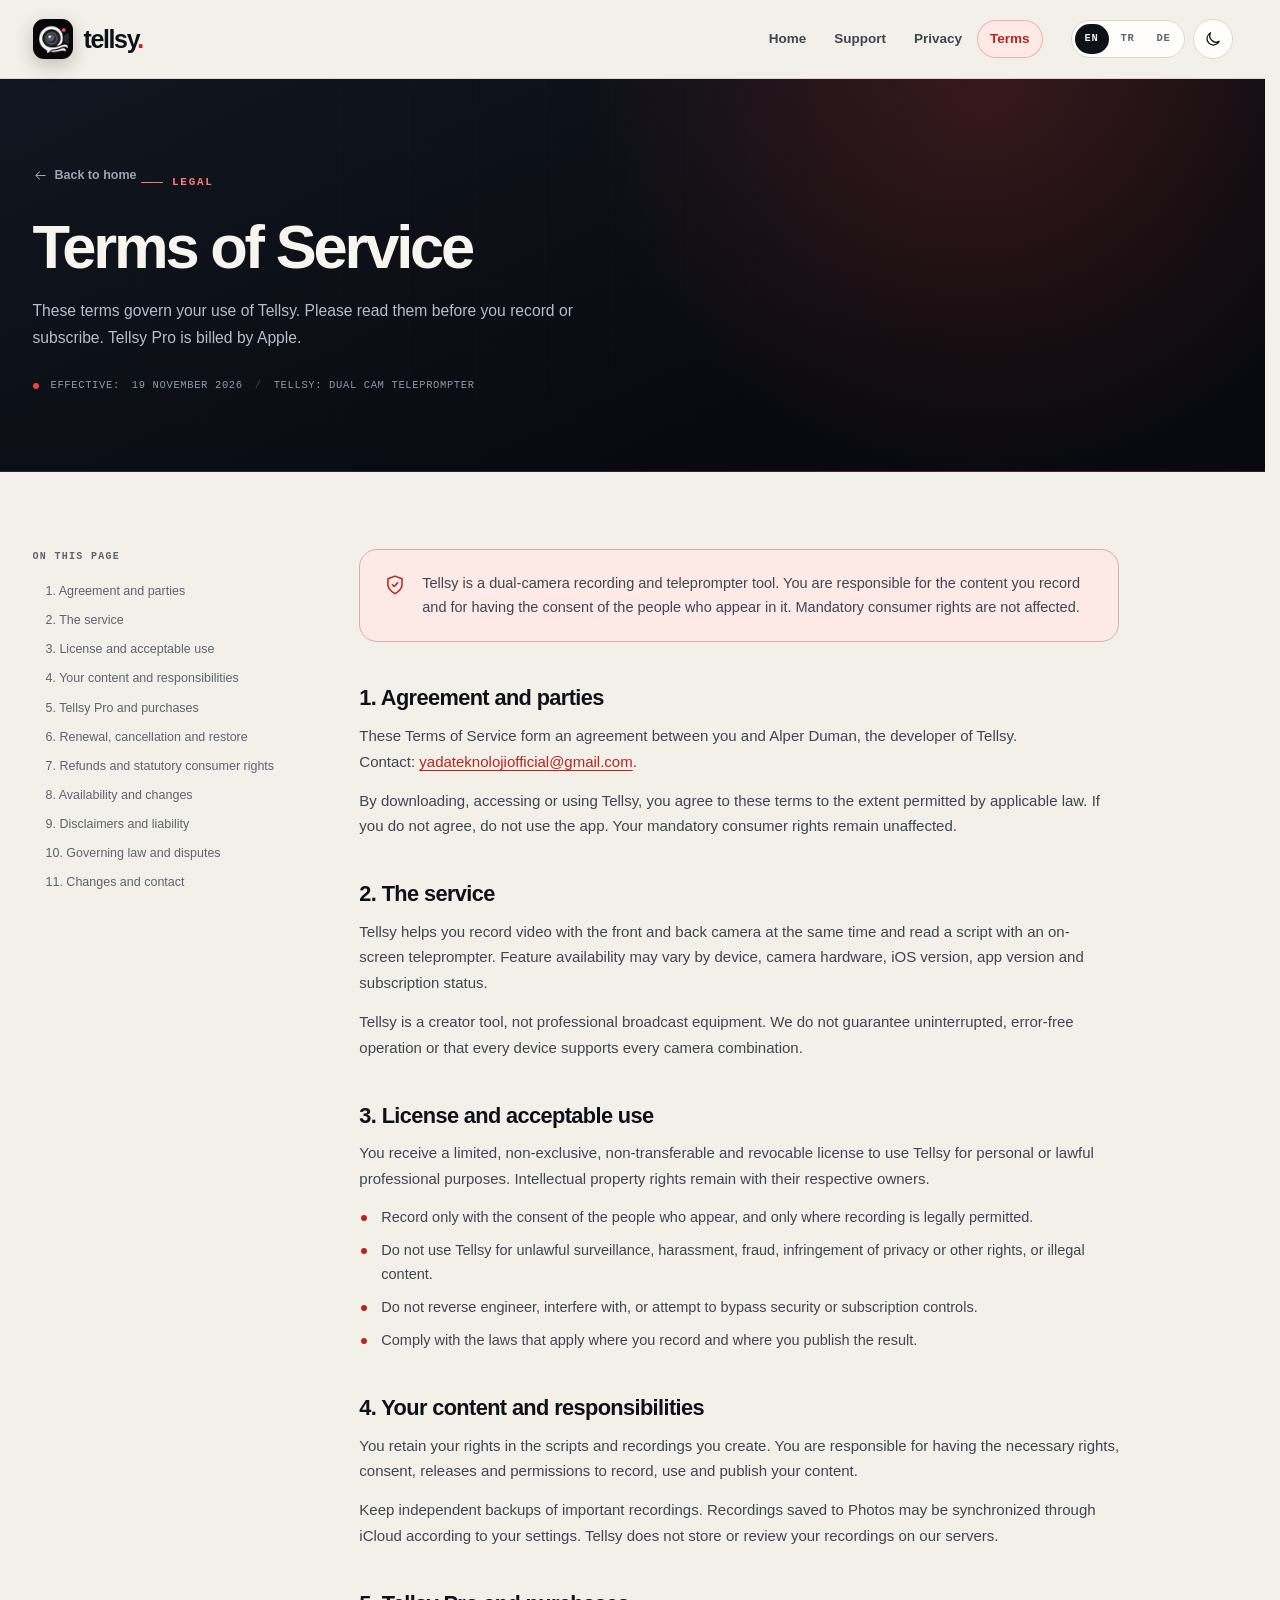
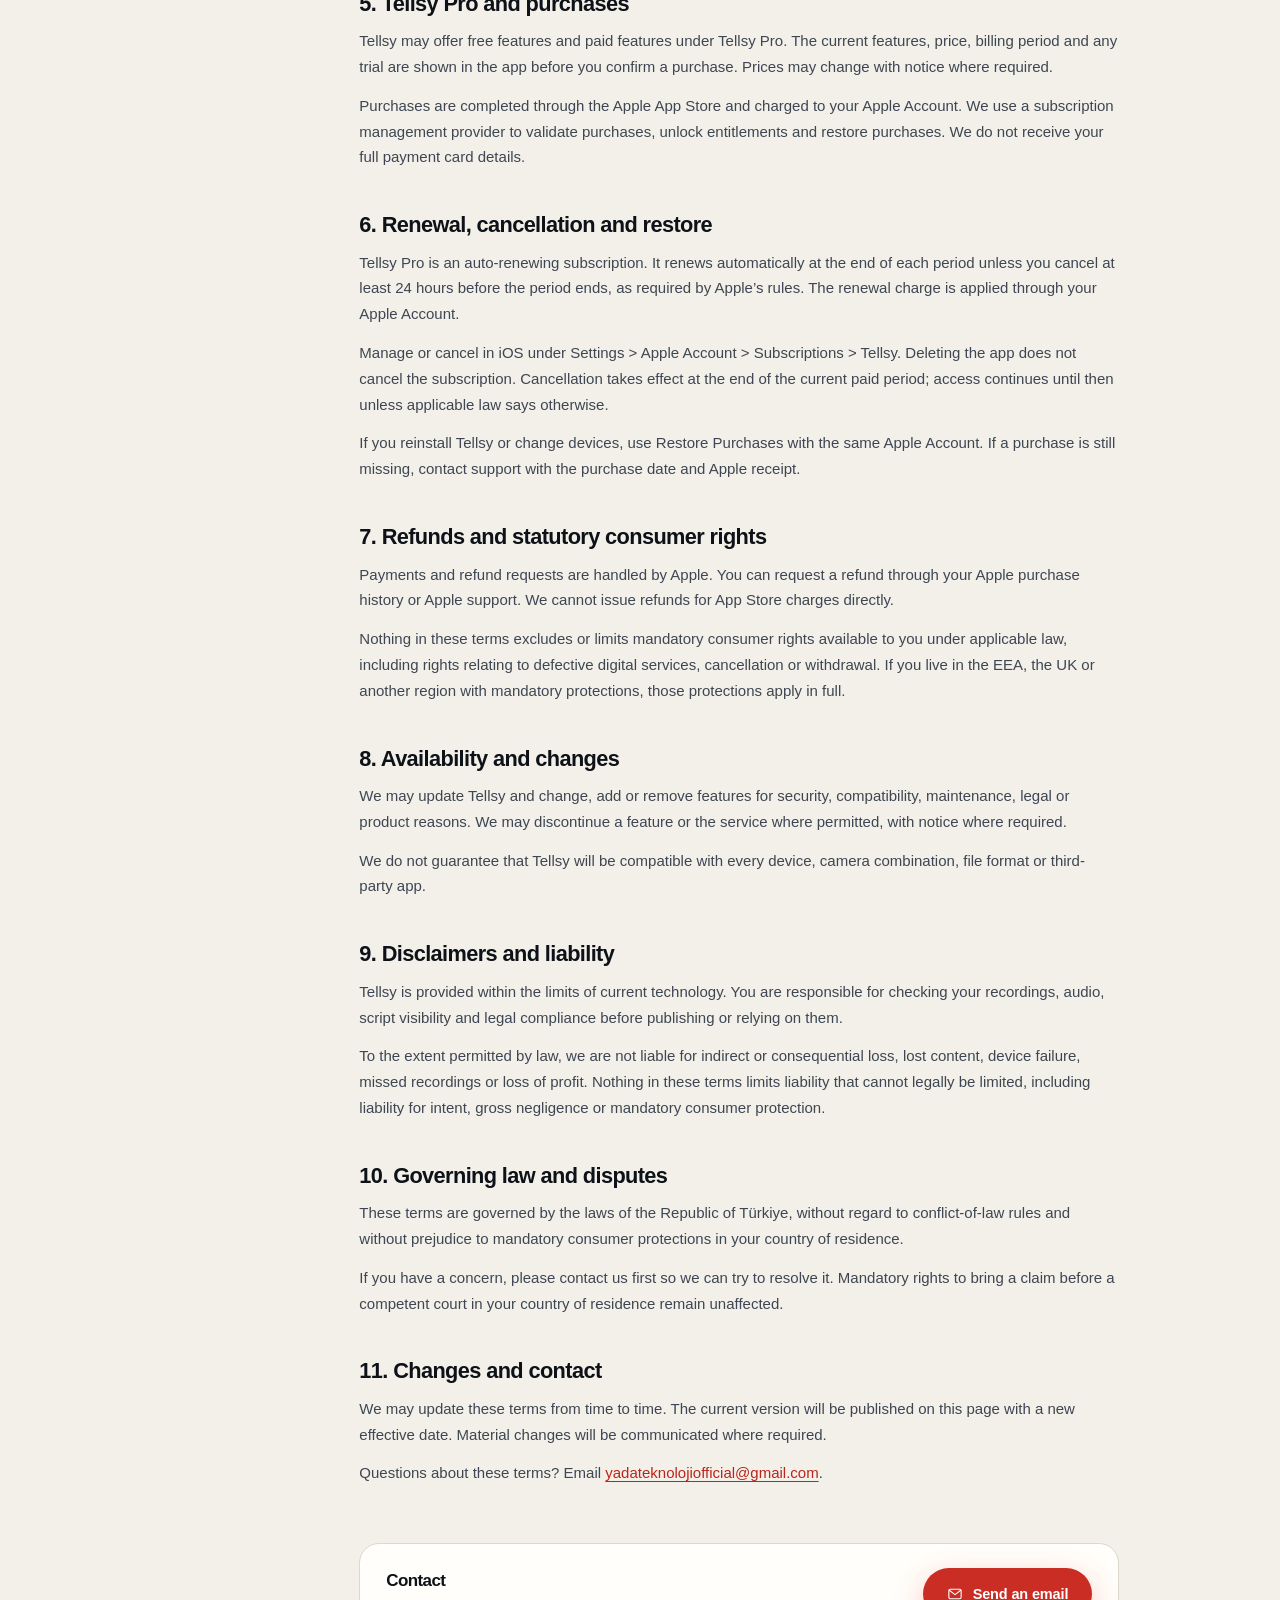
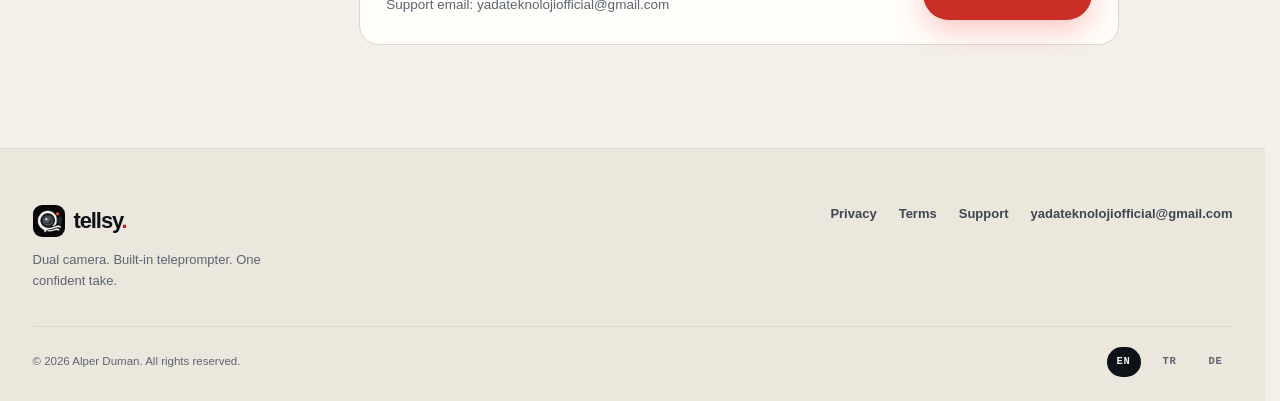
<file: terms.html>
<!doctype html>
<html lang="en">
<head>
  <meta charset="utf-8">
  <meta name="viewport" content="width=device-width, initial-scale=1">
  <meta name="color-scheme" content="light dark">
  <script blocking="render">try{var t=localStorage.getItem('tellsy-theme');if(t==='light'||t==='dark'){document.querySelector('meta[name="color-scheme"]').content=t;document.documentElement.dataset.theme=t;}}catch(e){}</script>
  <script blocking="render">(function(){try{var a=['en','tr','de'],q=new URLSearchParams(location.search).get('lang'),s=null;try{s=localStorage.getItem('tellsy-lang')}catch(e){}var l=(navigator.languages&&navigator.languages.length)?navigator.languages:[navigator.language||'en'],auto='en';for(var i=0;i<l.length;i++){var c=String(l[i]).toLowerCase().slice(0,2);if(c==='en'||c==='tr'||c==='de'){auto=c;break}}var lang=a.indexOf(q)>-1?q:(a.indexOf(s)>-1?s:auto);window.__tellsyLang=lang;if(lang!=='en'){document.documentElement.dataset.pendingLang=lang;setTimeout(function(){delete document.documentElement.dataset.pendingLang},2500)}}catch(e){window.__tellsyLang='en'}})();</script>
  <title>Terms of Service — Tellsy</title>
  <meta name="description" content="Tellsy terms of service: acceptable use, recordings, Tellsy Pro subscriptions, renewals, cancellations, refunds and consumer rights.">
  <meta name="robots" content="index,follow">
  <meta name="author" content="Alper Duman">
  <meta name="application-name" content="Tellsy">
  <meta name="theme-color" content="#f3f0e9" media="(prefers-color-scheme: light)">
  <meta name="theme-color" content="#080a0f" media="(prefers-color-scheme: dark)">
  <link rel="canonical" href="https://alperrd.github.io/Tellsy-support/terms.html">
  <meta property="og:type" content="website">
  <meta property="og:site_name" content="Tellsy">
  <meta property="og:url" content="https://alperrd.github.io/Tellsy-support/terms.html">
  <meta property="og:title" content="Terms of Service — Tellsy">
  <meta property="og:description" content="Tellsy terms of service: acceptable use, recordings, Tellsy Pro subscriptions, renewals, cancellations, refunds and consumer rights.">
  <meta property="og:image" content="https://alperrd.github.io/Tellsy-support/assets/og-image.png">
  <meta property="og:image:type" content="image/png">
  <meta property="og:image:width" content="1200">
  <meta property="og:image:height" content="630">
  <meta property="og:image:alt" content="Tellsy app icon on a dark background with the message &quot;Look into the lens. Not at your notes.&quot;">
  <meta property="og:locale" content="en_US">
  <meta name="twitter:card" content="summary_large_image">
  <meta name="twitter:title" content="Terms of Service — Tellsy">
  <meta name="twitter:description" content="Tellsy terms of service: acceptable use, recordings, Tellsy Pro subscriptions, renewals, cancellations, refunds and consumer rights.">
  <meta name="twitter:image" content="https://alperrd.github.io/Tellsy-support/assets/og-image.png">
  <meta name="twitter:image:alt" content="Tellsy app icon on a dark background with the message &quot;Look into the lens. Not at your notes.&quot;">
  <link rel="icon" type="image/png" sizes="32x32" href="assets/favicon-32x32.png?v=2">
  <link rel="icon" type="image/png" sizes="16x16" href="assets/favicon-16x16.png?v=2">
  <link rel="apple-touch-icon" sizes="180x180" href="assets/apple-touch-icon.png?v=2">
  <link rel="preload" as="image" href="assets/icon-192.png?v=2" fetchpriority="high">
  
  <link rel="stylesheet" href="assets/style.css?v=10">
  <link rel="expect" href="#page-top" blocking="render">
  <noscript><style>.theme-toggle{display:none}</style></noscript>
  <script defer src="assets/i18n.js?v=6"></script>
  <script defer src="assets/main.js?v=6"></script>
</head>
<body data-page="terms" data-lang="en">
<div id="app">
<div class="reading-progress" aria-hidden="true"></div>
<a class="skip-link" href="#main-content">Skip to content</a>
<header class="site-header">
    <div class="container header-inner">
      <a class="brand" href="index.html" aria-label="Tellsy — Home">
        <img src="assets/icon-192.png?v=2" width="40" height="40" alt="" fetchpriority="high" decoding="async">
        <span>tellsy<span class="brand-dot">.</span></span>
      </a>
      <nav class="site-nav" aria-label="Primary navigation">
        <button class="menu-button" type="button" popovertarget="site-menu" aria-controls="site-menu" aria-expanded="false">
          <svg width="18" height="18" viewBox="0 0 24 24" fill="none" stroke="currentColor" stroke-width="1.65" stroke-linecap="round" stroke-linejoin="round" aria-hidden="true"><path d="M4 7.2h16M4 12h16M4 16.8h16"/></svg><span>Menu</span>
        </button>
        <ul id="site-menu" class="site-menu" popover="auto">
          <li><a href="index.html">Home</a></li>
          <li><a href="support.html">Support</a></li>
          <li><a href="privacy.html">Privacy</a></li>
          <li><a href="terms.html" aria-current="page">Terms</a></li>
          <li class="menu-lang"><a class="lang-link " href="?lang=en" lang="en" aria-label="English" aria-current="true">EN</a><a class="lang-link " href="?lang=tr" lang="tr" aria-label="Türkçe">TR</a><a class="lang-link " href="?lang=de" lang="de" aria-label="Deutsch">DE</a></li>
        </ul>
      </nav>
      <div class="header-actions">
        <div class="lang-switch" role="group" aria-label="Language"><a class="lang-link " href="?lang=en" lang="en" aria-label="English" aria-current="true">EN</a><a class="lang-link " href="?lang=tr" lang="tr" aria-label="Türkçe">TR</a><a class="lang-link " href="?lang=de" lang="de" aria-label="Deutsch">DE</a></div>
        <button class="icon-button theme-toggle" type="button" aria-label="Switch to dark appearance" title="Switch to dark appearance" data-label-light="Switch to light appearance" data-label-dark="Switch to dark appearance">
          <span class="icon-sun"><svg width="18" height="18" viewBox="0 0 24 24" fill="none" stroke="currentColor" stroke-width="1.65" stroke-linecap="round" stroke-linejoin="round" aria-hidden="true"><circle cx="12" cy="12" r="4"/><path d="M12 2.3v2.1m0 15.2v2.1M4.9 4.9l1.5 1.5m11.2 11.2 1.5 1.5M2.3 12h2.1m15.2 0h2.1M4.9 19.1l1.5-1.5M17.6 6.4l1.5-1.5"/></svg></span>
          <span class="icon-moon"><svg width="18" height="18" viewBox="0 0 24 24" fill="none" stroke="currentColor" stroke-width="1.65" stroke-linecap="round" stroke-linejoin="round" aria-hidden="true"><path d="M20.3 15.2A8.5 8.5 0 0 1 8.8 3.7a8.6 8.6 0 1 0 11.5 11.5Z"/></svg></span>
        </button>
      </div>
    </div>
  </header>
<main id="main-content">
    <section class="masthead" id="page-top">
      <div class="container masthead-inner">
        <a class="back-link" href="index.html"><svg width="15" height="15" viewBox="0 0 24 24" fill="none" stroke="currentColor" stroke-width="1.65" stroke-linecap="round" stroke-linejoin="round" aria-hidden="true"><path d="M4.5 12h15m-6-6 6 6-6 6"/></svg> Back to home</a>
        <span class="eyebrow">Legal</span>
        <h1>Terms of Service</h1>
        <p>These terms govern your use of Tellsy. Please read them before you record or subscribe. Tellsy Pro is billed by Apple.</p>
        <div class="meta-row">
          <i></i>Effective: <time datetime="2026-11-19">19 November 2026</time>
          <span class="sep">/</span>Tellsy: Dual Cam Teleprompter
        </div>
      </div>
    </section>
    <section class="legal-body-section">
      <div class="container legal-layout">
        <div class="toc">
          <p class="toc-label">On this page</p>
          <nav aria-label="On this page">
            <a href="#agreement">1. Agreement and parties</a><a href="#service">2. The service</a><a href="#license">3. License and acceptable use</a><a href="#content">4. Your content and responsibilities</a><a href="#purchases">5. Tellsy Pro and purchases</a><a href="#subscriptions">6. Renewal, cancellation and restore</a><a href="#refunds">7. Refunds and statutory consumer rights</a><a href="#availability">8. Availability and changes</a><a href="#liability">9. Disclaimers and liability</a><a href="#law">10. Governing law and disputes</a><a href="#changes">11. Changes and contact</a>
          </nav>
        </div>
        <article class="policy-article">
          <div class="policy-summary"><svg width="22" height="22" viewBox="0 0 24 24" fill="none" stroke="currentColor" stroke-width="1.65" stroke-linecap="round" stroke-linejoin="round" aria-hidden="true"><path d="M12 21.4s7.7-3.8 7.7-9.6V5.2L12 2.3 4.3 5.2v6.6c0 5.8 7.7 9.6 7.7 9.6Z"/><path d="m9.1 11.7 2 2 3.8-4"/></svg><p>Tellsy is a dual-camera recording and teleprompter tool. You are responsible for the content you record and for having the consent of the people who appear in it. Mandatory consumer rights are not affected.</p></div>
          <section class="policy-section" id="agreement">
            <h2>1. Agreement and parties</h2>
            <p>These Terms of Service form an agreement between you and Alper Duman, the developer of Tellsy. Contact: <a href="mailto:yadateknolojiofficial@gmail.com">yadateknolojiofficial@gmail.com</a>.</p><p>By downloading, accessing or using Tellsy, you agree to these terms to the extent permitted by applicable law. If you do not agree, do not use the app. Your mandatory consumer rights remain unaffected.</p>
            
            
          </section><section class="policy-section" id="service">
            <h2>2. The service</h2>
            <p>Tellsy helps you record video with the front and back camera at the same time and read a script with an on-screen teleprompter. Feature availability may vary by device, camera hardware, iOS version, app version and subscription status.</p><p>Tellsy is a creator tool, not professional broadcast equipment. We do not guarantee uninterrupted, error-free operation or that every device supports every camera combination.</p>
            
            
          </section><section class="policy-section" id="license">
            <h2>3. License and acceptable use</h2>
            <p>You receive a limited, non-exclusive, non-transferable and revocable license to use Tellsy for personal or lawful professional purposes. Intellectual property rights remain with their respective owners.</p>
            <ul><li>Record only with the consent of the people who appear, and only where recording is legally permitted.</li><li>Do not use Tellsy for unlawful surveillance, harassment, fraud, infringement of privacy or other rights, or illegal content.</li><li>Do not reverse engineer, interfere with, or attempt to bypass security or subscription controls.</li><li>Comply with the laws that apply where you record and where you publish the result.</li></ul>
            
          </section><section class="policy-section" id="content">
            <h2>4. Your content and responsibilities</h2>
            <p>You retain your rights in the scripts and recordings you create. You are responsible for having the necessary rights, consent, releases and permissions to record, use and publish your content.</p><p>Keep independent backups of important recordings. Recordings saved to Photos may be synchronized through iCloud according to your settings. Tellsy does not store or review your recordings on our servers.</p>
            
            
          </section><section class="policy-section" id="purchases">
            <h2>5. Tellsy Pro and purchases</h2>
            <p>Tellsy may offer free features and paid features under Tellsy Pro. The current features, price, billing period and any trial are shown in the app before you confirm a purchase. Prices may change with notice where required.</p><p>Purchases are completed through the Apple App Store and charged to your Apple Account. We use a subscription management provider to validate purchases, unlock entitlements and restore purchases. We do not receive your full payment card details.</p>
            
            
          </section><section class="policy-section" id="subscriptions">
            <h2>6. Renewal, cancellation and restore</h2>
            <p>Tellsy Pro is an auto-renewing subscription. It renews automatically at the end of each period unless you cancel at least 24 hours before the period ends, as required by Apple’s rules. The renewal charge is applied through your Apple Account.</p><p>Manage or cancel in iOS under Settings &gt; Apple Account &gt; Subscriptions &gt; Tellsy. Deleting the app does not cancel the subscription. Cancellation takes effect at the end of the current paid period; access continues until then unless applicable law says otherwise.</p><p>If you reinstall Tellsy or change devices, use Restore Purchases with the same Apple Account. If a purchase is still missing, contact support with the purchase date and Apple receipt.</p>
            
            
          </section><section class="policy-section" id="refunds">
            <h2>7. Refunds and statutory consumer rights</h2>
            <p>Payments and refund requests are handled by Apple. You can request a refund through your Apple purchase history or Apple support. We cannot issue refunds for App Store charges directly.</p><p>Nothing in these terms excludes or limits mandatory consumer rights available to you under applicable law, including rights relating to defective digital services, cancellation or withdrawal. If you live in the EEA, the UK or another region with mandatory protections, those protections apply in full.</p>
            
            
          </section><section class="policy-section" id="availability">
            <h2>8. Availability and changes</h2>
            <p>We may update Tellsy and change, add or remove features for security, compatibility, maintenance, legal or product reasons. We may discontinue a feature or the service where permitted, with notice where required.</p><p>We do not guarantee that Tellsy will be compatible with every device, camera combination, file format or third-party app.</p>
            
            
          </section><section class="policy-section" id="liability">
            <h2>9. Disclaimers and liability</h2>
            <p>Tellsy is provided within the limits of current technology. You are responsible for checking your recordings, audio, script visibility and legal compliance before publishing or relying on them.</p><p>To the extent permitted by law, we are not liable for indirect or consequential loss, lost content, device failure, missed recordings or loss of profit. Nothing in these terms limits liability that cannot legally be limited, including liability for intent, gross negligence or mandatory consumer protection.</p>
            
            
          </section><section class="policy-section" id="law">
            <h2>10. Governing law and disputes</h2>
            <p>These terms are governed by the laws of the Republic of Türkiye, without regard to conflict-of-law rules and without prejudice to mandatory consumer protections in your country of residence.</p><p>If you have a concern, please contact us first so we can try to resolve it. Mandatory rights to bring a claim before a competent court in your country of residence remain unaffected.</p>
            
            
          </section><section class="policy-section" id="changes">
            <h2>11. Changes and contact</h2>
            <p>We may update these terms from time to time. The current version will be published on this page with a new effective date. Material changes will be communicated where required.</p><p>Questions about these terms? Email <a href="mailto:yadateknolojiofficial@gmail.com">yadateknolojiofficial@gmail.com</a>.</p>
            
            
          </section>
          <div class="policy-contact">
            <div>
              <h3>Contact</h3>
              <p>Support email: <a href="mailto:yadateknolojiofficial@gmail.com">yadateknolojiofficial@gmail.com</a></p>
            </div>
            <a class="button button-primary" href="mailto:yadateknolojiofficial@gmail.com"><svg width="16" height="16" viewBox="0 0 24 24" fill="none" stroke="currentColor" stroke-width="1.65" stroke-linecap="round" stroke-linejoin="round" aria-hidden="true"><rect x="2.8" y="4.8" width="18.4" height="14.4" rx="2.2"/><path d="m3.4 6.4 8.6 6.5 8.6-6.5"/></svg> Send an email</a>
          </div>
        </article>
      </div>
    </section>
  </main>
<footer class="site-footer">
    <div class="container">
      <div class="footer-grid">
        <div class="footer-brand">
          <a class="footer-brand-name" href="index.html">
            <img src="assets/icon-192.png?v=2" width="32" height="32" alt="" loading="lazy" decoding="async">
            <span>tellsy<span class="brand-dot">.</span></span>
          </a>
          <p>Dual camera. Built-in teleprompter. One confident take.</p>
        </div>
        <nav class="footer-nav" aria-label="Footer navigation">
          <a href="privacy.html">Privacy</a>
          <a href="terms.html">Terms</a>
          <a href="support.html">Support</a>
          <a href="mailto:yadateknolojiofficial@gmail.com">yadateknolojiofficial@gmail.com</a>
        </nav>
      </div>
      <div class="footer-bottom">
        <span>© 2026 Alper Duman. All rights reserved.</span>
        <div class="footer-lang" aria-label="Language"><a class="lang-link " href="?lang=en" lang="en" aria-label="English" aria-current="true">EN</a><a class="lang-link " href="?lang=tr" lang="tr" aria-label="Türkçe">TR</a><a class="lang-link " href="?lang=de" lang="de" aria-label="Deutsch">DE</a></div>
      </div>
    </div>
  </footer>
</div>
<!-- /app -->
</body>
</html>
</file>
<file: assets/style.css>
/* Tellsy — support & legal site
   Design tokens follow the app icon: ink, porcelain, signal red, lens slate. */

:root {
  --bg-light: #f3f0e9;
  --bg-dark: #080a0f;
  --surface-light: #fffefa;
  --surface-dark: #11151d;
  --surface-2-light: #ece7dd;
  --surface-2-dark: #181d27;
  --text-light: #0d1118;
  --text-dark: #f5f2ea;
  --text-2-light: #3d4652;
  --text-2-dark: #c9ced8;
  --muted-light: #5c6471;
  --muted-dark: #98a1b0;
  --line-light: #ddd7cc;
  --line-dark: #252c38;
  --red-light: #bb241b;
  --red-dark: #ff6055;
  --red-bright: #f0453a;
  --red-button: #c92d23;
  --red-button-hover: #a9231b;
  --red-soft-light: #fde9e6;
  --red-soft-dark: #2a1311;
  --lens: #394356;
  --paper: #fffefa;

  --bg: var(--bg-light);
  --surface: var(--surface-light);
  --surface-2: var(--surface-2-light);
  --text: var(--text-light);
  --text-2: var(--text-2-light);
  --muted: var(--muted-light);
  --line: var(--line-light);
  --red: var(--red-light);
  --red-soft: var(--red-soft-light);
  --header: rgba(243, 240, 233, 0.86);
  --shadow-sm: 0 2px 8px rgba(13, 17, 24, 0.05), 0 12px 34px rgba(13, 17, 24, 0.05);
  --shadow-lg: 0 34px 100px rgba(4, 6, 10, 0.22);
  --radius: 24px;
  --radius-sm: 14px;
  --container: 1200px;
  --font-sans: -apple-system, BlinkMacSystemFont, "Segoe UI", Inter, Roboto, Helvetica, Arial, sans-serif;
  --font-mono: ui-monospace, SFMono-Regular, "SF Mono", Menlo, Consolas, monospace;

  color-scheme: light dark;

  &:has(> head > meta[name="color-scheme"][content="dark"]) {
    color-scheme: dark;
  }
  &:has(> head > meta[name="color-scheme"][content="light"]) {
    color-scheme: light;
  }
}

:root[data-theme="dark"] {
  color-scheme: dark;
}

:root[data-theme="light"] {
  color-scheme: light;
}

@media (prefers-color-scheme: dark) {
  :root {
    --bg: var(--bg-dark);
    --surface: var(--surface-dark);
    --surface-2: var(--surface-2-dark);
    --text: var(--text-dark);
    --text-2: var(--text-2-dark);
    --muted: var(--muted-dark);
    --line: var(--line-dark);
    --red: var(--red-dark);
    --red-soft: var(--red-soft-dark);
    --header: rgba(8, 10, 15, 0.82);
    --shadow-sm: 0 2px 8px rgba(0, 0, 0, 0.24), 0 16px 44px rgba(0, 0, 0, 0.22);
    --shadow-lg: 0 34px 100px rgba(0, 0, 0, 0.52);
  }
}

/* Token fallbacks for browsers without :has() or light-dark(). */
:root[data-theme="dark"] {
  --bg: var(--bg-dark);
  --surface: var(--surface-dark);
  --surface-2: var(--surface-2-dark);
  --text: var(--text-dark);
  --text-2: var(--text-2-dark);
  --muted: var(--muted-dark);
  --line: var(--line-dark);
  --red: var(--red-dark);
  --red-soft: var(--red-soft-dark);
  --header: rgba(8, 10, 15, 0.82);
  --shadow-sm: 0 2px 8px rgba(0, 0, 0, 0.24), 0 16px 44px rgba(0, 0, 0, 0.22);
  --shadow-lg: 0 34px 100px rgba(0, 0, 0, 0.52);
}

:root[data-theme="light"] {
  --bg: var(--bg-light);
  --surface: var(--surface-light);
  --surface-2: var(--surface-2-light);
  --text: var(--text-light);
  --text-2: var(--text-2-light);
  --muted: var(--muted-light);
  --line: var(--line-light);
  --red: var(--red-light);
  --red-soft: var(--red-soft-light);
  --header: rgba(243, 240, 233, 0.86);
  --shadow-sm: 0 2px 8px rgba(13, 17, 24, 0.05), 0 12px 34px rgba(13, 17, 24, 0.05);
  --shadow-lg: 0 34px 100px rgba(4, 6, 10, 0.22);
}

@supports (color: light-dark(#fff, #000)) {
  :root {
    --bg: light-dark(var(--bg-light), var(--bg-dark));
    --surface: light-dark(var(--surface-light), var(--surface-dark));
    --surface-2: light-dark(var(--surface-2-light), var(--surface-2-dark));
    --text: light-dark(var(--text-light), var(--text-dark));
    --text-2: light-dark(var(--text-2-light), var(--text-2-dark));
    --muted: light-dark(var(--muted-light), var(--muted-dark));
    --line: light-dark(var(--line-light), var(--line-dark));
    --red: light-dark(var(--red-light), var(--red-dark));
    --red-soft: light-dark(var(--red-soft-light), var(--red-soft-dark));
    --header: light-dark(rgba(243, 240, 233, 0.86), rgba(8, 10, 15, 0.82));
    --shadow-sm: light-dark(0 2px 8px rgba(13, 17, 24, 0.05), 0 2px 8px rgba(0, 0, 0, 0.24));
    --shadow-lg: light-dark(0 34px 100px rgba(4, 6, 10, 0.22), 0 34px 100px rgba(0, 0, 0, 0.52));
  }
}

/* Cross-document transitions: progressive enhancement for page changes.
   Browsers without support keep the normal instant navigation. */
@view-transition {
  navigation: auto;
}

@media (prefers-reduced-motion: no-preference) {
  ::view-transition-old(root) {
    animation: page-fade-out 0.14s ease both;
  }

  ::view-transition-new(root) {
    animation: page-fade-in 0.22s ease both;
  }
}

@keyframes page-fade-out {
  to {
    opacity: 0;
  }
}

@keyframes page-fade-in {
  from {
    opacity: 0;
  }
}

@media (prefers-reduced-motion: reduce) {
  @view-transition {
    navigation: none;
  }
}

/* Locale bootstrap hides the English fallback until the localized body is ready. */
html[data-pending-lang] body {
  visibility: hidden;
}

html[data-pending-lang] {
  background: var(--bg);
}

*,
*::before,
*::after {
  box-sizing: border-box;
}

html {
  scroll-behavior: smooth;
  scroll-padding-top: 110px;
  scrollbar-gutter: stable;
  -webkit-text-size-adjust: 100%;
}

body {
  margin: 0;
  min-height: 100dvh;
  background: var(--bg);
  color: var(--text);
  font-family: var(--font-sans);
  font-size: 16px;
  line-height: 1.65;
  -webkit-font-smoothing: antialiased;
  text-rendering: optimizeLegibility;
}

img,
svg {
  display: block;
  max-width: 100%;
}

svg {
  flex-shrink: 0;
}

a {
  color: inherit;
  text-decoration: none;
}

button {
  font: inherit;
  color: inherit;
}

button,
a,
summary {
  -webkit-tap-highlight-color: transparent;
}

button:focus-visible,
a:focus-visible,
summary:focus-visible {
  outline: 3px solid var(--red);
  outline-offset: 3px;
  border-radius: 6px;
}

::selection {
  background: var(--red-bright);
  color: #fff;
}

h1,
h2,
h3,
h4,
p,
ul,
ol {
  margin-top: 0;
}

h1,
h2,
h3,
h4 {
  color: var(--text);
  font-weight: 720;
  letter-spacing: -0.035em;
  line-height: 1.08;
  text-wrap: balance;
  overflow-wrap: break-word;
}

h1,
h2 {
  hyphens: auto;
  hyphenate-limit-chars: 8 4 4;
}

p {
  text-wrap: pretty;
}

.container {
  width: min(var(--container), calc(100% - 48px));
  margin-inline: auto;
}

.skip-link {
  position: fixed;
  inset-block-start: -120px;
  inset-inline-start: 20px;
  z-index: 300;
  padding: 12px 18px;
  border-radius: 10px;
  background: var(--text);
  color: var(--bg);
  font-weight: 700;
}

.skip-link:focus {
  inset-block-start: 12px;
}

/* Header */
.site-header {
  position: sticky;
  inset-block-start: 0;
  z-index: 80;
  background: var(--header);
  border-block-end: 1px solid var(--line);
  backdrop-filter: blur(20px) saturate(1.3);
  -webkit-backdrop-filter: blur(20px) saturate(1.3);
  /* Shared name keeps the header visually stable across page transitions. */
  view-transition-name: site-header;
}

/* Reading progress for long legal pages; only when scroll timelines exist. */
.reading-progress {
  display: none;
}

@supports (animation-timeline: scroll()) {
  .reading-progress {
    position: fixed;
    inset-block-start: 0;
    inset-inline: 0;
    z-index: 200;
    display: block;
    block-size: 3px;
    background: var(--red-bright);
    transform: scaleX(0);
    transform-origin: 0 50%;
    animation: reading-progress linear both;
    animation-timeline: scroll(root block);
    pointer-events: none;
  }
}

@keyframes reading-progress {
  to {
    transform: scaleX(1);
  }
}

.header-inner {
  display: flex;
  align-items: center;
  gap: 28px;
  min-block-size: 78px;
}

.header-inner > * {
  flex-shrink: 0;
}

.brand {
  display: inline-flex;
  align-items: center;
  gap: 11px;
  min-block-size: 44px;
  font-size: 25px;
  font-weight: 800;
  letter-spacing: -0.055em;
  line-height: 1;
}

.brand img {
  inline-size: 40px;
  block-size: 40px;
  border-radius: 11px;
  /* The supplied icon artwork is transparent; the dark tile keeps the cream
     lens ring readable on the light theme, exactly as in the brand preview. */
  background: #07070a;
  box-shadow: 0 6px 18px rgba(4, 6, 10, 0.22);
  transition: transform 0.22s ease;
}

.brand:hover img {
  transform: scale(1.05) rotate(-2deg);
}

.brand-dot {
  color: var(--red);
}

.site-nav {
  margin-inline-start: auto;
  color: var(--text);
}

.menu-button {
  display: inline-flex;
  align-items: center;
  gap: 8px;
  min-block-size: 42px;
  padding: 0 14px;
  border: 1px solid var(--line);
  border-radius: 999px;
  background: var(--surface);
  color: var(--text);
  font-size: 13px;
  font-weight: 650;
  cursor: pointer;
}

.site-menu {
  display: none;
  margin: 0;
  padding: 0;
  list-style: none;
}

.site-menu[hidden] {
  display: none !important;
}

.is-measuring *,
.is-measuring *::before,
.is-measuring *::after {
  transition: none !important;
  animation-duration: 0.001ms !important;
}

.site-menu:is(:popover-open, .\:popover-open) {
  display: block;
}

.site-header.is-wide .menu-button {
  display: none;
}

.site-header.is-wide .site-menu {
  position: static;
  display: flex;
  align-items: center;
  gap: 2px;
  inline-size: auto;
  max-inline-size: none;
  block-size: auto;
  max-block-size: none;
  overflow: visible;
  margin: 0;
  padding: 0;
  border: 0;
  background: transparent;
  box-shadow: none;
}

.site-header.is-wide .site-menu::backdrop {
  display: none;
}

.site-nav .site-menu {
  position: fixed;
  inset: auto;
  inset-block-start: 4.9rem;
  inset-inline-end: 16px;
  inline-size: min(86dvw, 23rem);
  max-inline-size: calc(100dvw - 32px);
  max-block-size: calc(100dvh - 6.5rem);
  overflow: auto;
  padding: 10px;
  border: 1px solid var(--line);
  border-radius: 20px;
  background: var(--surface);
  box-shadow: var(--shadow-lg);
}

.site-nav .site-menu > li > a {
  display: flex;
  align-items: center;
  justify-content: space-between;
  min-block-size: 46px;
  padding: 0 14px;
  border-radius: 11px;
  color: var(--text-2);
  font-size: 14px;
  font-weight: 600;
}

.site-nav .site-menu > li > a:hover {
  background: var(--surface-2);
  color: var(--text);
}

.site-nav .site-menu > li > a[aria-current="page"] {
  background: var(--red-soft);
  color: var(--red);
  font-weight: 700;
}

.site-header.is-wide .site-menu > li > a {
  min-block-size: auto;
  padding: 8px 13px;
  border-radius: 999px;
  font-size: 13.5px;
}

.site-header.is-wide .site-menu > li > a[aria-current="page"] {
  box-shadow: inset 0 0 0 1px color-mix(in srgb, var(--red) 28%, transparent);
}

.site-menu .menu-lang {
  display: flex;
  gap: 6px;
  margin-block-start: 8px;
  padding-block-start: 12px;
  border-block-start: 1px solid var(--line);
}

.site-menu .menu-lang .lang-link {
  flex: 1;
  justify-content: center !important;
  min-block-size: 38px !important;
  border: 1px solid var(--line);
  font-family: var(--font-mono);
  font-size: 11px !important;
  letter-spacing: 0.08em;
}

.site-header.is-wide .site-menu .menu-lang {
  display: none;
}

.header-actions {
  display: flex;
  align-items: center;
  gap: 8px;
}

.lang-switch {
  display: inline-flex;
  align-items: center;
  gap: 2px;
  padding: 3px;
  border: 1px solid var(--line);
  border-radius: 999px;
  background: var(--surface);
}

.lang-link {
  display: inline-flex;
  align-items: center;
  justify-content: center;
  min-inline-size: 34px;
  min-block-size: 30px;
  padding: 0 7px;
  border-radius: 999px;
  color: var(--muted);
  font-family: var(--font-mono);
  font-size: 10.5px;
  font-weight: 700;
  letter-spacing: 0.06em;
}

.lang-link:hover {
  color: var(--text);
}

.lang-link[aria-current="true"] {
  background: var(--text);
  color: var(--bg);
}

.site-header:not(.is-wide) .lang-switch {
  display: none;
}

.icon-button {
  display: inline-grid;
  place-items: center;
  inline-size: 40px;
  block-size: 40px;
  border: 1px solid var(--line);
  border-radius: 50%;
  background: var(--surface);
  color: var(--text);
  cursor: pointer;
  transition: background-color 0.18s ease, border-color 0.18s ease;
}

.icon-button:hover {
  background: var(--surface-2);
  border-color: color-mix(in srgb, var(--text) 22%, var(--line));
}

.theme-toggle .icon-sun,
.theme-toggle .icon-moon {
  display: none;
}

:root:has(> head > meta[name="color-scheme"][content="dark"]) .theme-toggle .icon-sun,
:root:has(> head > meta[name="color-scheme"][content="light"]) .theme-toggle .icon-moon {
  display: block;
}

@media (prefers-color-scheme: dark) {
  :root:not(:has(> head > meta[name="color-scheme"][content="light"])) .theme-toggle .icon-sun {
    display: block;
  }
  :root:not(:has(> head > meta[name="color-scheme"][content="light"])) .theme-toggle .icon-moon {
    display: none;
  }
}

@media (prefers-color-scheme: light) {
  :root:not(:has(> head > meta[name="color-scheme"][content="dark"])) .theme-toggle .icon-moon {
    display: block;
  }
  :root:not(:has(> head > meta[name="color-scheme"][content="dark"])) .theme-toggle .icon-sun {
    display: none;
  }
}

/* Shared type */
.eyebrow {
  display: inline-flex;
  align-items: center;
  gap: 9px;
  margin-block-end: 18px;
  color: var(--red);
  font-family: var(--font-mono);
  font-size: 11px;
  font-weight: 700;
  letter-spacing: 0.16em;
  text-transform: uppercase;
  line-height: 1.4;
}

.eyebrow::before {
  content: "";
  inline-size: 22px;
  block-size: 1px;
  background: currentColor;
}

.section {
  padding-block: clamp(64px, 8vw, 112px);
}

.section-head {
  display: grid;
  grid-template-columns: minmax(0, 1.1fr) minmax(0, 0.9fr);
  gap: 48px;
  align-items: end;
  margin-block-end: clamp(32px, 5vw, 56px);
}

.section-head h2 {
  margin: 0;
  font-size: clamp(2rem, 3.7vw, 3.25rem);
  letter-spacing: -0.045em;
}

.section-head > p {
  margin: 0 0 5px;
  color: var(--muted);
  font-size: 16.5px;
  line-height: 1.65;
  max-inline-size: 44ch;
}

/* Buttons */
.button {
  display: inline-flex;
  align-items: center;
  justify-content: center;
  gap: 10px;
  min-block-size: 52px;
  padding: 0 23px;
  border: 1px solid transparent;
  border-radius: 999px;
  font-size: 14.5px;
  font-weight: 700;
  letter-spacing: -0.01em;
  line-height: 1;
  cursor: pointer;
  transition: transform 0.2s ease, background-color 0.2s ease, border-color 0.2s ease, box-shadow 0.2s ease;
}

.button:hover {
  transform: translateY(-2px);
}

.button:active {
  transform: translateY(0) scale(0.985);
}

.button-primary {
  background: var(--red-button);
  color: #fff;
  box-shadow: 0 10px 30px color-mix(in srgb, var(--red-bright) 30%, transparent);
}

.button-primary:hover {
  background: var(--red-button-hover);
  box-shadow: 0 14px 38px color-mix(in srgb, var(--red-bright) 38%, transparent);
}

.button-ghost {
  border-color: rgba(255, 255, 255, 0.22);
  background: rgba(255, 255, 255, 0.04);
  color: #f5f2ea;
}

.button-ghost:hover {
  border-color: rgba(255, 255, 255, 0.4);
  background: rgba(255, 255, 255, 0.08);
}

.button-dark {
  background: var(--text);
  color: var(--bg);
}

.button-outline {
  border-color: var(--line);
  background: var(--surface);
  color: var(--text);
}

/* Hero — intentionally cinematic in both schemes */
.hero {
  position: relative;
  overflow: clip;
  background:
    radial-gradient(circle at 82% 12%, rgba(240, 69, 58, 0.17), transparent 34%),
    radial-gradient(circle at 10% 92%, rgba(74, 86, 106, 0.28), transparent 42%),
    #080a0f;
  color: #f5f2ea;
}

.hero::before {
  content: "";
  position: absolute;
  inset: 0;
  pointer-events: none;
  opacity: 0.23;
  background-image:
    linear-gradient(rgba(255, 255, 255, 0.055) 1px, transparent 1px),
    linear-gradient(90deg, rgba(255, 255, 255, 0.055) 1px, transparent 1px);
  background-size: 72px 72px;
  mask-image: radial-gradient(circle at 50% 40%, #000 0%, transparent 76%);
}

.hero-grid {
  position: relative;
  display: grid;
  grid-template-columns: minmax(0, 1.03fr) minmax(0, 0.97fr);
  gap: clamp(44px, 6vw, 88px);
  align-items: center;
  padding-block: clamp(64px, 9vw, 126px) clamp(70px, 9vw, 120px);
}

.hero h1 {
  margin: 0 0 26px;
  color: #f8f5ee;
  font-size: clamp(2.95rem, 6.1vw, 5.25rem);
  font-weight: 730;
  letter-spacing: -0.062em;
  line-height: 0.97;
}

.hero h1 em {
  display: inline-block;
  color: var(--red-bright);
  font-style: normal;
}

.hero .eyebrow {
  color: #ff7a70;
}

.hero-description {
  max-inline-size: 51ch;
  margin-block-end: 32px;
  color: #b6becb;
  font-size: clamp(1rem, 1.25vw, 1.12rem);
  line-height: 1.68;
}

.hero-actions {
  display: flex;
  flex-wrap: wrap;
  gap: 11px;
}

.hero-tags {
  display: flex;
  flex-wrap: wrap;
  gap: 8px 20px;
  margin-block-start: 34px;
  padding-block-start: 24px;
  border-block-start: 1px solid rgba(255, 255, 255, 0.11);
  color: #9ba4b2;
  font-size: 12.5px;
  font-weight: 550;
}

.hero-tags span {
  display: inline-flex;
  align-items: center;
  gap: 7px;
}

.hero-tags svg {
  color: var(--red-bright);
}

/* Studio mockup */
.hero-visual {
  min-inline-size: 0;
}

@media (prefers-reduced-motion: no-preference) {
  .hero-copy > * {
    animation: rise-in 0.62s cubic-bezier(0.2, 0.7, 0.2, 1) both;
  }

  .hero-copy > :nth-child(1) {
    animation-delay: 40ms;
  }

  .hero-copy > :nth-child(2) {
    animation-delay: 100ms;
  }

  .hero-copy > :nth-child(3) {
    animation-delay: 160ms;
  }

  .hero-copy > :nth-child(4) {
    animation-delay: 220ms;
  }

  .hero-copy > :nth-child(5) {
    animation-delay: 280ms;
  }

  .hero-visual {
    animation: studio-in 0.9s cubic-bezier(0.2, 0.7, 0.2, 1) 140ms both;
  }
}

@keyframes rise-in {
  from {
    opacity: 0;
    translate: 0 16px;
  }
}

@keyframes studio-in {
  from {
    opacity: 0;
    translate: 0 26px;
    scale: 0.985;
  }
}

.studio {
  position: relative;
  border: 1px solid rgba(255, 255, 255, 0.14);
  border-radius: 28px;
  background: #0d1118;
  box-shadow: 0 44px 120px rgba(0, 0, 0, 0.55), inset 0 1px 0 rgba(255, 255, 255, 0.08);
  overflow: hidden;
  transform: rotate(1.1deg);
}

.studio::after {
  content: "";
  position: absolute;
  inset: 0;
  pointer-events: none;
  border-radius: inherit;
  background: linear-gradient(145deg, rgba(255, 255, 255, 0.07), transparent 34%);
}

.studio-bar {
  display: flex;
  align-items: center;
  justify-content: space-between;
  gap: 12px;
  padding: 14px 17px;
  border-block-end: 1px solid rgba(255, 255, 255, 0.09);
  background: rgba(17, 21, 29, 0.9);
  color: #8e99aa;
  font-family: var(--font-mono);
  font-size: 9.5px;
  font-weight: 600;
  letter-spacing: 0.13em;
  text-transform: uppercase;
}

.studio-rec {
  display: inline-flex;
  align-items: center;
  gap: 7px;
  color: #f5f2ea;
}

.studio-rec i {
  inline-size: 7px;
  block-size: 7px;
  border-radius: 50%;
  background: var(--red-bright);
  box-shadow: 0 0 0 4px rgba(240, 69, 58, 0.14);
  animation: rec-pulse 1.8s ease-in-out infinite;
}

@keyframes rec-pulse {
  50% {
    opacity: 0.45;
    box-shadow: 0 0 0 7px rgba(240, 69, 58, 0.06);
  }
}

.studio-stage {
  position: relative;
  aspect-ratio: 1.08 / 1;
  min-block-size: 330px;
  overflow: hidden;
  background:
    radial-gradient(circle at 64% 20%, rgba(240, 69, 58, 0.18), transparent 34%),
    radial-gradient(circle at 20% 70%, rgba(57, 67, 86, 0.52), transparent 54%),
    linear-gradient(150deg, #202838, #0e1219 58%, #090c11);
}

.stage-backdrop {
  position: absolute;
  inset: 0;
  z-index: 0;
  inline-size: 100%;
  block-size: 100%;
  object-fit: cover;
  object-position: center 42%;
  filter: saturate(0.82) contrast(1.03) brightness(0.86);
}

.studio-stage::after {
  content: "";
  position: absolute;
  inset: 0;
  z-index: 1;
  pointer-events: none;
  background:
    radial-gradient(circle at 72% 8%, rgba(240, 69, 58, 0.16), transparent 42%),
    linear-gradient(to top, rgba(8, 10, 15, 0.9) 0%, rgba(8, 10, 15, 0.42) 30%, rgba(8, 10, 15, 0.1) 62%, rgba(8, 10, 15, 0.4) 100%);
}

.studio-stage::before {
  content: "";
  position: absolute;
  inset: 0;
  z-index: 2;
  pointer-events: none;
  background-image:
    linear-gradient(rgba(255, 255, 255, 0.06) 1px, transparent 1px),
    linear-gradient(90deg, rgba(255, 255, 255, 0.06) 1px, transparent 1px);
  background-size: 52px 52px;
  mask-image: linear-gradient(to bottom, #000, transparent 76%);
}

.pip {
  position: absolute;
  inset-block-start: 24px;
  inset-inline-end: 24px;
  z-index: 3;
  inline-size: 31%;
  aspect-ratio: 0.86 / 1;
  border: 1.5px solid rgba(255, 255, 255, 0.55);
  border-radius: 16px;
  background:
    radial-gradient(circle at 52% 38%, #7b869a 0 8%, transparent 9%),
    radial-gradient(circle at 52% 34%, #9aa4b5 0 15%, #414b5e 16% 28%, #252e3d 29% 100%);
  box-shadow: 0 16px 40px rgba(0, 0, 0, 0.4);
  overflow: hidden;
}

.pip-photo {
  position: absolute;
  inset: 0;
  z-index: 0;
  inline-size: 100%;
  block-size: 100%;
  object-fit: cover;
  object-position: 50% 24%;
  filter: saturate(0.9) contrast(1.02) brightness(0.94);
}

.pip::after {
  content: "";
  position: absolute;
  inset-inline: 0;
  inset-block-end: 0;
  z-index: 1;
  block-size: 42%;
  background: linear-gradient(to top, rgba(8, 10, 15, 0.88), transparent);
}

.pip-label {
  position: absolute;
  inset-block-start: 8px;
  inset-inline-start: 8px;
  z-index: 2;
  padding: 3px 6px;
  border-radius: 5px;
  background: rgba(8, 10, 15, 0.65);
  color: #d9dee7;
  font-family: var(--font-mono);
  font-size: 7px;
  font-weight: 700;
  letter-spacing: 0.12em;
}

.prompter {
  position: absolute;
  inset-inline: 20px;
  inset-block-end: 18px;
  z-index: 4;
  border: 1px solid rgba(255, 255, 255, 0.16);
  border-radius: 16px;
  background: rgba(8, 10, 15, 0.76);
  box-shadow: 0 18px 50px rgba(0, 0, 0, 0.42);
  backdrop-filter: blur(12px);
  overflow: hidden;
}

.prompter-top {
  display: flex;
  align-items: center;
  justify-content: space-between;
  gap: 8px;
  padding: 8px 11px;
  border-block-end: 1px solid rgba(255, 255, 255, 0.1);
  color: #8f99a9;
  font-family: var(--font-mono);
  font-size: 8px;
  font-weight: 600;
  letter-spacing: 0.08em;
  text-transform: uppercase;
}

.prompter-controls {
  display: flex;
  gap: 5px;
}

.prompter-controls span {
  padding: 3px 6px;
  border: 1px solid rgba(255, 255, 255, 0.13);
  border-radius: 5px;
  color: #c3cad5;
  letter-spacing: 0.02em;
  text-transform: none;
}

.prompter-window {
  position: relative;
  block-size: 92px;
  overflow: hidden;
  mask-image: linear-gradient(to bottom, transparent, #000 18%, #000 78%, transparent);
}

.prompter-scroll {
  padding: 7px 15px 0;
  /* Static by default; motion starts only while the preview is hovered. */
  transform: translateY(-42px);
}

@media (hover: hover) and (prefers-reduced-motion: no-preference) {
  .prompter-scroll {
    animation: prompter-scroll 24s linear infinite;
    animation-delay: -8s;
    animation-play-state: paused;
  }

  .studio:hover .prompter-scroll,
  .studio:focus-within .prompter-scroll {
    animation-play-state: running;
  }
}

@keyframes prompter-scroll {
  from {
    transform: translateY(0);
  }
  to {
    transform: translateY(-50%);
  }
}

.prompter-line {
  margin: 0;
  padding: 4px 0;
  color: #778294;
  font-size: 12.5px;
  font-weight: 550;
  line-height: 1.35;
  letter-spacing: -0.01em;
}

.prompter-line.is-active {
  color: #f8f5ee;
  font-weight: 650;
}

.prompter-line.is-active::before {
  content: "";
  display: inline-block;
  inline-size: 3px;
  block-size: 13px;
  margin-inline-end: 7px;
  border-radius: 2px;
  background: var(--red-bright);
  vertical-align: -2px;
}

.stage-side-controls {
  position: absolute;
  inset-inline-start: 18px;
  inset-block-start: 26%;
  z-index: 3;
  display: grid;
  gap: 6px;
}

.stage-side-controls span {
  display: grid;
  place-items: center;
  inline-size: 27px;
  block-size: 27px;
  border: 1px solid rgba(255, 255, 255, 0.14);
  border-radius: 8px;
  background: rgba(8, 10, 15, 0.45);
  color: #b8c0cc;
  font-family: var(--font-mono);
  font-size: 7.5px;
  font-weight: 700;
}

.studio-foot {
  display: flex;
  align-items: center;
  justify-content: space-between;
  gap: 12px;
  padding: 11px 17px;
  border-block-start: 1px solid rgba(255, 255, 255, 0.09);
  background: rgba(17, 21, 29, 0.9);
  color: #8e99aa;
  font-family: var(--font-mono);
  font-size: 8.5px;
  font-weight: 600;
  letter-spacing: 0.1em;
  text-transform: uppercase;
}

.studio-foot span {
  display: inline-flex;
  align-items: center;
  gap: 6px;
}

.studio-foot i {
  inline-size: 5px;
  block-size: 5px;
  border-radius: 50%;
  background: #55d98b;
}

/* Feature cards */
.features-section {
  border-block-end: 1px solid var(--line);
}

.feature-grid {
  display: grid;
  grid-template-columns: repeat(4, minmax(0, 1fr));
  gap: 14px;
}

.feature-card {
  position: relative;
  display: flex;
  flex-direction: column;
  min-block-size: 100%;
  padding: 26px 24px 28px;
  border: 1px solid var(--line);
  border-radius: var(--radius);
  background: var(--surface);
  box-shadow: var(--shadow-sm);
  transition: transform 0.24s ease, border-color 0.24s ease, box-shadow 0.24s ease;
}

.feature-card:hover {
  transform: translateY(-4px);
  border-color: color-mix(in srgb, var(--red) 26%, var(--line));
  box-shadow: var(--shadow-lg);
}

.feature-number {
  position: absolute;
  inset-block-start: 22px;
  inset-inline-end: 22px;
  color: var(--muted);
  font-family: var(--font-mono);
  font-size: 10px;
  letter-spacing: 0.1em;
}

.feature-icon {
  display: grid;
  place-items: center;
  inline-size: 48px;
  block-size: 48px;
  margin-block-end: 42px;
  border-radius: 14px;
  background: var(--red-soft);
  color: var(--red);
}

.feature-card h3 {
  margin: 0 0 10px;
  font-size: 18px;
  letter-spacing: -0.025em;
}

.feature-card p {
  margin: 0;
  color: var(--muted);
  font-size: 14px;
  line-height: 1.62;
}

/* How it works */
.steps-section {
  background: var(--surface-2);
  border-block-end: 1px solid var(--line);
}

.steps-grid {
  display: grid;
  grid-template-columns: repeat(3, minmax(0, 1fr));
  gap: 46px;
  counter-reset: step;
}

.step {
  position: relative;
  padding-block-start: 30px;
  border-block-start: 1px solid color-mix(in srgb, var(--text) 18%, transparent);
}

.step::before {
  counter-increment: step;
  content: "0" counter(step);
  display: block;
  margin-block-end: 14px;
  color: var(--red);
  font-family: var(--font-mono);
  font-size: 11px;
  font-weight: 700;
  letter-spacing: 0.12em;
}

.step h3 {
  margin: 0 0 8px;
  font-size: 19px;
  letter-spacing: -0.025em;
}

.step p {
  margin: 0;
  color: var(--muted);
  font-size: 14.5px;
}

/* Pro panel */
.premium-section {
  padding-block: clamp(40px, 5vw, 70px);
}

.premium-shell {
  container-name: premium;
  container-type: inline-size;
}

.premium-panel {
  --pro-ink: #07080c;
  --pro-text: #f7f3ea;
  --pro-muted: #b7c0cf;
  --pro-accent: #ff6a5f;

  position: relative;
  display: grid;
  gap: clamp(30px, 5cqi, 48px);
  overflow: hidden;
  padding: clamp(26px, 4.6cqi, 56px);
  border: 1px solid rgba(255, 255, 255, 0.14);
  border-radius: 30px;
  background:
    radial-gradient(78% 110% at 92% 4%, color-mix(in oklab, var(--pro-accent) 40%, transparent), transparent 60%),
    radial-gradient(60% 80% at 2% 100%, rgba(94, 116, 168, 0.24), transparent 64%),
    linear-gradient(152deg, #1b202b 0%, #0d1017 54%, #07080c 100%);
  color: var(--pro-text);
  box-shadow:
    inset 0 1px 0 rgba(255, 255, 255, 0.14),
    0 36px 80px -32px rgba(4, 6, 12, 0.78);
  isolation: isolate;
}

.premium-panel::before {
  content: "";
  position: absolute;
  inset: 0;
  z-index: 0;
  background-image:
    linear-gradient(rgba(255, 255, 255, 0.045) 1px, transparent 1px),
    linear-gradient(90deg, rgba(255, 255, 255, 0.045) 1px, transparent 1px);
  background-size: 54px 54px;
  -webkit-mask-image: radial-gradient(ellipse 80% 80% at 76% 42%, #000 10%, transparent 74%);
  mask-image: radial-gradient(ellipse 80% 80% at 76% 42%, #000 10%, transparent 74%);
  pointer-events: none;
}

.premium-copy {
  position: relative;
  z-index: 1;
  align-self: center;
}

.premium-eyebrow {
  display: inline-flex;
  align-items: center;
  gap: 9px;
  padding: 5px 13px 5px 6px;
  border: 1px solid rgba(255, 255, 255, 0.16);
  border-radius: 999px;
  background: rgba(255, 255, 255, 0.055);
  color: #ffd7d2;
  font-size: 11px;
  font-weight: 800;
  letter-spacing: 0.17em;
  text-transform: uppercase;
}

.premium-mark {
  display: grid;
  place-items: center;
  inline-size: 23px;
  block-size: 23px;
  border-radius: 50%;
  background: var(--pro-accent);
  color: #220706;
  box-shadow: 0 0 22px rgba(255, 106, 95, 0.5);
}

.premium-copy h2 {
  margin: 18px 0 14px;
  color: var(--pro-text);
  font-size: clamp(1.85rem, 4.4cqi, 2.9rem);
  line-height: 1.03;
  letter-spacing: -0.045em;
  text-wrap: balance;
}

.premium-copy > p {
  max-inline-size: 52ch;
  margin: 0;
  color: var(--pro-muted);
  font-size: 15px;
  line-height: 1.7;
}

.premium-perks {
  display: grid;
  gap: 13px;
  margin: 24px 0 26px;
  padding: 0;
  list-style: none;
}

.premium-perks li {
  display: grid;
  grid-template-columns: auto minmax(0, 1fr);
  gap: 12px;
  align-items: start;
}

.perk-icon {
  display: grid;
  place-items: center;
  inline-size: 30px;
  block-size: 30px;
  margin-block-start: 1px;
  border: 1px solid rgba(255, 255, 255, 0.13);
  border-radius: 9px;
  background: rgba(255, 255, 255, 0.06);
  color: #ff9d94;
}

.perk-body strong {
  display: block;
  color: var(--pro-text);
  font-size: 14px;
  line-height: 1.3;
  letter-spacing: -0.01em;
}

.perk-body > span {
  display: block;
  margin-block-start: 2px;
  color: #a9b3c2;
  font-size: 13px;
  line-height: 1.55;
}

.premium-link {
  display: inline-flex;
  align-items: center;
  gap: 10px;
  padding: 13px 20px;
  border-radius: 999px;
  background: var(--pro-text);
  color: #12141a;
  font-size: 14px;
  font-weight: 700;
  letter-spacing: -0.01em;
  box-shadow:
    inset 0 1px 0 rgba(255, 255, 255, 0.7),
    0 14px 30px -14px rgba(0, 0, 0, 0.85);
  transition: background-color 0.2s ease, color 0.2s ease, transform 0.2s ease;
}

.premium-link svg {
  transition: transform 0.2s ease;
}

.premium-link:hover {
  background: var(--pro-accent);
  color: #1c0605;
  transform: translateY(-1px);
}

.premium-link:hover svg {
  transform: translateX(3px);
}

.premium-link:focus-visible {
  outline: 2px solid #ffd7d2;
  outline-offset: 3px;
}

.premium-visual {
  position: relative;
  z-index: 1;
  display: grid;
  place-items: center;
  min-block-size: clamp(340px, 64cqi, 470px);
  isolation: isolate;
}

.premium-glow {
  position: absolute;
  z-index: -1;
  inline-size: min(94%, 430px);
  aspect-ratio: 1;
  border-radius: 50%;
  background: radial-gradient(circle, rgba(255, 106, 95, 0.36), rgba(255, 106, 95, 0.08) 46%, transparent 68%);
  filter: blur(12px);
}

.premium-halo {
  position: absolute;
  z-index: -1;
  inline-size: min(80%, 350px);
  aspect-ratio: 1;
  border: 1px solid rgba(255, 255, 255, 0.14);
  border-radius: 50%;
  box-shadow: inset 0 0 70px rgba(255, 106, 95, 0.09);
}

.premium-halo::after {
  content: "";
  position: absolute;
  inset: 14%;
  border: 1px solid rgba(255, 255, 255, 0.09);
  border-radius: inherit;
}

.premium-device {
  position: relative;
  z-index: 2;
  inline-size: min(58%, 208px);
  aspect-ratio: 9 / 18.6;
  padding: 6px;
  border-radius: 34px;
  background: linear-gradient(155deg, #525a6b 0%, #1a1e28 32%, #07080c 80%);
  box-shadow:
    inset 0 1px 0 rgba(255, 255, 255, 0.45),
    inset 0 0 0 1px rgba(255, 255, 255, 0.08),
    0 44px 76px -28px rgba(0, 0, 0, 0.95),
    0 0 66px -14px rgba(255, 106, 95, 0.5);
  transform: rotate(-4.5deg);
}

.premium-device::before {
  content: "";
  position: absolute;
  z-index: 4;
  inset-block-start: 11px;
  inset-inline-start: 50%;
  translate: -50% 0;
  inline-size: 32%;
  block-size: 6px;
  border-radius: 999px;
  background: #040508;
  box-shadow: inset 0 1px 2px rgba(0, 0, 0, 0.9);
}

.premium-screen {
  position: relative;
  block-size: 100%;
  overflow: hidden;
  border-radius: 28px;
  background: #05060a;
}

.premium-screen img {
  position: absolute;
  inset: 0;
  inline-size: 100%;
  block-size: 100%;
  object-fit: cover;
  object-position: 50% 26%;
  filter: saturate(0.92) contrast(1.05);
}

.premium-screen-shade {
  position: absolute;
  inset: 0;
  background: linear-gradient(
    180deg,
    rgba(4, 6, 10, 0.78) 0%,
    rgba(4, 6, 10, 0.12) 30%,
    rgba(4, 6, 10, 0.62) 60%,
    rgba(4, 6, 10, 0.8) 82%,
    rgba(4, 6, 10, 0.94) 100%
  );
}

.premium-screen-top {
  position: absolute;
  inset-block-start: 20px;
  inset-inline: 12px;
  display: flex;
  align-items: center;
  justify-content: space-between;
  gap: 8px;
}

.premium-rec {
  display: inline-flex;
  align-items: center;
  gap: 5px;
  padding: 3px 7px;
  border: 1px solid rgba(255, 106, 95, 0.55);
  border-radius: 999px;
  background: rgba(255, 106, 95, 0.18);
  color: #ffb9b3;
  font-size: 8px;
  font-weight: 800;
  letter-spacing: 0.14em;
}

.premium-rec i {
  inline-size: 5px;
  block-size: 5px;
  border-radius: 50%;
  background: var(--pro-accent);
  box-shadow: 0 0 8px var(--pro-accent);
}

.premium-time {
  color: #e9e3d8;
  font-family: var(--font-mono);
  font-size: 8.5px;
  letter-spacing: 0.02em;
}

.premium-script {
  position: absolute;
  z-index: 1;
  inset-inline: 14px;
  inset-block-start: 57%;
  translate: 0 -50%;
  display: grid;
  gap: 10px;
}

.premium-script::before {
  content: "";
  position: absolute;
  z-index: -1;
  inset: -18px -10px;
  border-radius: 18px;
  background: radial-gradient(ellipse at center, rgba(4, 6, 10, 0.68), transparent 74%);
  filter: blur(6px);
}

.premium-script p {
  display: -webkit-box;
  -webkit-box-orient: vertical;
  -webkit-line-clamp: 2;
  overflow: hidden;
  margin: 0;
  color: rgba(245, 242, 234, 0.6);
  font-size: clamp(8.5px, 1.6cqi, 10.5px);
  line-height: 1.45;
  font-weight: 600;
  text-wrap: pretty;
  text-shadow: 0 1px 10px rgba(0, 0, 0, 0.9);
}

.premium-script p.is-active {
  padding-inline-start: 8px;
  border-inline-start: 2px solid var(--pro-accent);
  color: #fff;
  font-weight: 700;
}

.premium-screen-foot {
  position: absolute;
  inset-block-end: 14px;
  inset-inline: 12px;
  display: flex;
  justify-content: space-between;
  gap: 5px;
  padding: 7px 10px;
  border: 1px solid rgba(255, 255, 255, 0.13);
  border-radius: 999px;
  background: rgba(9, 11, 16, 0.74);
  -webkit-backdrop-filter: blur(8px);
  backdrop-filter: blur(8px);
  color: #ddd7cb;
  font-size: 7.5px;
  font-weight: 700;
  letter-spacing: 0.04em;
}

.premium-chip {
  position: absolute;
  z-index: 3;
  display: inline-flex;
  align-items: center;
  gap: 7px;
  padding: 8px 12px;
  border: 1px solid rgba(255, 255, 255, 0.17);
  border-radius: 999px;
  background: rgba(13, 15, 22, 0.8);
  box-shadow:
    0 16px 34px -14px rgba(0, 0, 0, 0.9),
    inset 0 1px 0 rgba(255, 255, 255, 0.15);
  -webkit-backdrop-filter: blur(10px);
  backdrop-filter: blur(10px);
  color: #f3eee4;
  font-size: 10px;
  font-weight: 800;
  letter-spacing: 0.13em;
  text-transform: uppercase;
  white-space: nowrap;
}

.premium-chip-top {
  inset-block-start: 9%;
  inset-inline-end: 2%;
  rotate: 3deg;
  color: #ffd7d2;
}

.premium-chip-top svg {
  color: var(--pro-accent);
}

@container premium (min-width: 700px) {
  .premium-panel {
    grid-template-columns: minmax(0, 1.04fr) minmax(0, 0.96fr);
    align-items: center;
  }

  .premium-visual {
    min-block-size: 460px;
  }

  .premium-device {
    inline-size: min(64%, 238px);
  }
}

@container premium (max-width: 420px) {
  .premium-panel {
    border-radius: 24px;
  }

  .premium-device {
    inline-size: min(62%, 190px);
  }

  .premium-chip {
    padding: 7px 10px;
    font-size: 9px;
  }

  .premium-chip-top {
    inset-inline-end: 0;
  }
}

@container premium (max-width: 320px) {
  .premium-chip-top {
    display: none;
  }
}

@media (prefers-reduced-motion: no-preference) {
  .premium-device {
    animation: pro-float 9s ease-in-out infinite alternate;
  }

  .premium-chip-top {
    animation: pro-float 7.5s ease-in-out infinite alternate-reverse;
  }
}

@keyframes pro-float {
  from {
    translate: 0 0;
  }
  to {
    translate: 0 -9px;
  }
}

/* Trust cards */
.trust-section {
  border-block-start: 1px solid var(--line);
}

.legal-grid {
  display: grid;
  grid-template-columns: repeat(3, minmax(0, 1fr));
  gap: 14px;
}

.legal-card {
  display: flex;
  flex-direction: column;
  min-block-size: 230px;
  padding: 27px 26px;
  border: 1px solid var(--line);
  border-radius: var(--radius);
  background: var(--surface);
  transition: transform 0.22s ease, border-color 0.22s ease, box-shadow 0.22s ease;
}

.legal-card:hover {
  transform: translateY(-4px);
  border-color: color-mix(in srgb, var(--red) 28%, var(--line));
  box-shadow: var(--shadow-lg);
}

.legal-card-icon {
  display: grid;
  place-items: center;
  inline-size: 43px;
  block-size: 43px;
  margin-block-end: 28px;
  border-radius: 12px;
  background: var(--surface-2);
  color: var(--red);
}

.legal-card h3 {
  margin: 0 0 8px;
  font-size: 18px;
}

.legal-card p {
  margin: 0 0 22px;
  color: var(--muted);
  font-size: 13.5px;
}

.legal-card-arrow {
  display: inline-flex;
  margin-block-start: auto;
  color: var(--red);
}

/* Secondary page masthead */
.masthead {
  position: relative;
  overflow: clip;
  background:
    radial-gradient(circle at 78% 0%, rgba(240, 69, 58, 0.2), transparent 38%),
    linear-gradient(155deg, #111620, #080a0f 70%);
  color: #f5f2ea;
  border-block-end: 1px solid rgba(255, 255, 255, 0.08);
}

.masthead::before {
  content: "";
  position: absolute;
  inset: 0;
  opacity: 0.22;
  background-image:
    linear-gradient(rgba(255, 255, 255, 0.055) 1px, transparent 1px),
    linear-gradient(90deg, rgba(255, 255, 255, 0.055) 1px, transparent 1px);
  background-size: 68px 68px;
  mask-image: radial-gradient(circle at 40% 30%, #000, transparent 80%);
  pointer-events: none;
}

.masthead-inner {
  position: relative;
  padding-block: clamp(52px, 7vw, 86px) clamp(48px, 6vw, 76px);
}

.back-link {
  display: inline-flex;
  align-items: center;
  gap: 7px;
  margin-block-end: 28px;
  color: #9ba4b2;
  font-size: 12.5px;
  font-weight: 600;
}

.back-link:hover {
  color: #f5f2ea;
}

.back-link svg {
  transform: rotate(180deg);
}

.masthead .eyebrow {
  color: #ff7a70;
}

.masthead h1 {
  max-inline-size: 18ch;
  margin: 0 0 18px;
  color: #f8f5ee;
  font-size: clamp(2.3rem, 4.8vw, 4rem);
  letter-spacing: -0.052em;
}

.masthead p {
  max-inline-size: 66ch;
  margin: 0;
  color: #b6becb;
  font-size: clamp(0.98rem, 1.2vw, 1.08rem);
  line-height: 1.7;
}

.meta-row {
  display: flex;
  flex-wrap: wrap;
  align-items: center;
  gap: 8px 12px;
  margin-block-start: 26px;
  color: #8e99aa;
  font-family: var(--font-mono);
  font-size: 10.5px;
  letter-spacing: 0.06em;
  text-transform: uppercase;
}

.meta-row i {
  inline-size: 6px;
  block-size: 6px;
  border-radius: 50%;
  background: var(--red-bright);
}

.meta-row .sep {
  opacity: 0.4;
}

.masthead-split {
  display: grid;
  grid-template-columns: minmax(0, 1fr) 190px;
  gap: 48px;
  align-items: center;
}

.masthead-emblem {
  display: grid;
  place-items: center;
  inline-size: 160px;
  block-size: 160px;
  justify-self: end;
  border: 1px solid rgba(255, 255, 255, 0.15);
  border-radius: 34px;
  background: rgba(255, 255, 255, 0.04);
  color: #ff7a70;
  box-shadow: inset 0 1px 0 rgba(255, 255, 255, 0.08), 0 30px 60px rgba(0, 0, 0, 0.25);
  transform: rotate(4deg);
}

/* Legal layout */
.legal-body-section {
  padding-block: clamp(44px, 6vw, 82px) clamp(64px, 8vw, 110px);
}

.legal-layout {
  display: grid;
  grid-template-columns: 250px minmax(0, 1fr);
  gap: clamp(36px, 6vw, 80px);
  align-items: start;
}

.toc {
  position: sticky;
  inset-block-start: 104px;
  max-block-size: calc(100dvh - 130px);
  overflow: auto;
  padding-inline-end: 8px;
}

.toc-label {
  margin: 0 0 12px;
  color: var(--muted);
  font-family: var(--font-mono);
  font-size: 10px;
  font-weight: 700;
  letter-spacing: 0.13em;
  text-transform: uppercase;
}

.toc nav {
  display: grid;
  gap: 1px;
}

.toc a {
  display: block;
  padding: 5px 0;
  color: var(--muted);
  font-size: 12.5px;
  line-height: 1.45;
  border-inline-start: 2px solid transparent;
  padding-inline-start: 11px;
  transition: color 0.16s ease, border-color 0.16s ease;
}

.toc a:hover {
  color: var(--text);
  border-inline-start-color: var(--red);
}

.policy-article {
  min-inline-size: 0;
  max-inline-size: 760px;
}

.policy-summary {
  display: flex;
  gap: 16px;
  align-items: flex-start;
  margin-block-end: 42px;
  padding: 22px 24px;
  border: 1px solid color-mix(in srgb, var(--red) 22%, var(--line));
  border-radius: 18px;
  background: var(--red-soft);
  color: var(--text-2);
}

.policy-summary svg {
  margin-block-start: 2px;
  color: var(--red);
}

.policy-summary p {
  margin: 0;
  font-size: 14.5px;
  line-height: 1.65;
}

.policy-section {
  padding-block: 2px 28px;
  scroll-margin-top: 110px;
}

.policy-section h2 {
  margin: 0 0 13px;
  font-size: clamp(1.22rem, 1.7vw, 1.45rem);
  letter-spacing: -0.028em;
}

.policy-section p {
  margin: 0 0 13px;
  color: var(--text-2);
  font-size: 15px;
  line-height: 1.72;
}

.policy-section ul {
  margin: 4px 0 14px;
  padding-inline-start: 0;
  list-style: none;
}

.policy-section li {
  position: relative;
  margin-block-end: 9px;
  padding-inline-start: 22px;
  color: var(--text-2);
  font-size: 14.5px;
  line-height: 1.66;
}

.policy-section li::before {
  content: "";
  position: absolute;
  inset-block-start: 0.68em;
  inset-inline-start: 2px;
  inline-size: 6px;
  block-size: 6px;
  border-radius: 50%;
  background: var(--red);
}

.policy-section a {
  color: var(--red);
  text-decoration: underline;
  text-decoration-thickness: 1px;
  text-underline-offset: 3px;
  overflow-wrap: anywhere;
}

.policy-contact {
  display: flex;
  flex-wrap: wrap;
  align-items: center;
  justify-content: space-between;
  gap: 20px;
  margin-block-start: 16px;
  padding: 24px 26px;
  border: 1px solid var(--line);
  border-radius: 20px;
  background: var(--surface);
}

.policy-contact h3 {
  margin: 0 0 4px;
  font-size: 17px;
}

.policy-contact p {
  margin: 0;
  color: var(--muted);
  font-size: 13.5px;
  overflow-wrap: anywhere;
}

/* Support */
.support-quick {
  display: grid;
  grid-template-columns: repeat(3, minmax(0, 1fr));
  gap: 12px;
  margin-block-start: 34px;
}

.quick-card {
  display: flex;
  align-items: center;
  gap: 12px;
  padding: 14px 16px;
  border: 1px solid rgba(255, 255, 255, 0.14);
  border-radius: 14px;
  background: rgba(255, 255, 255, 0.045);
  color: #d8dee8;
  font-size: 12.5px;
  font-weight: 600;
  transition: background-color 0.18s ease, border-color 0.18s ease;
}

.quick-card:hover {
  border-color: rgba(255, 255, 255, 0.3);
  background: rgba(255, 255, 255, 0.08);
  color: #fff;
}

.quick-card svg {
  color: #ff7a70;
}

.faq-section {
  padding-block: clamp(54px, 7vw, 96px) clamp(64px, 8vw, 110px);
}

.support-layout {
  display: grid;
  grid-template-columns: minmax(0, 1.55fr) minmax(280px, 0.75fr);
  gap: clamp(34px, 5vw, 68px);
  align-items: start;
}

.faq-main h2 {
  margin: 0 0 24px;
  font-size: clamp(1.75rem, 2.7vw, 2.4rem);
  letter-spacing: -0.04em;
}

.faq-group {
  scroll-margin-top: 110px;
}

.faq-group + .faq-group {
  margin-block-start: 42px;
}

.faq-group > h3 {
  margin: 0 0 8px;
  color: var(--muted);
  font-family: var(--font-mono);
  font-size: 10.5px;
  font-weight: 700;
  letter-spacing: 0.13em;
  text-transform: uppercase;
}

.faq-list {
  border-block-start: 1px solid var(--line);
}

.faq-item {
  border-block-end: 1px solid var(--line);
}

.faq-item summary {
  display: flex;
  align-items: center;
  justify-content: space-between;
  gap: 20px;
  padding: 20px 4px 20px 0;
  color: var(--text);
  font-size: 15.5px;
  font-weight: 650;
  line-height: 1.45;
  letter-spacing: -0.012em;
  cursor: pointer;
  list-style: none;
}

.faq-item summary::-webkit-details-marker {
  display: none;
}

.faq-item summary::after {
  content: "";
  flex-shrink: 0;
  inline-size: 9px;
  block-size: 9px;
  border-inline-end: 1.7px solid var(--muted);
  border-block-end: 1.7px solid var(--muted);
  rotate: 45deg;
  transition: rotate 0.2s ease, border-color 0.2s ease;
}

.faq-item[open] summary::after {
  rotate: 225deg;
  border-color: var(--red);
}

.faq-item summary:hover::after {
  border-color: var(--text);
}

.faq-item p {
  margin: 0;
  padding: 0 40px 22px 0;
  color: var(--text-2);
  font-size: 14.5px;
  line-height: 1.68;
}

.support-sidebar {
  position: sticky;
  inset-block-start: 104px;
  display: grid;
  gap: 14px;
}

.support-card {
  padding: 26px 24px;
  border: 1px solid var(--line);
  border-radius: 22px;
  background: var(--surface);
  box-shadow: var(--shadow-sm);
}

.support-card .feature-icon {
  margin-block-end: 20px;
}

.support-card h3 {
  margin: 0 0 9px;
  font-size: 19px;
}

.support-card p {
  margin: 0 0 18px;
  color: var(--muted);
  font-size: 13.5px;
  line-height: 1.62;
}

.support-card .button {
  inline-size: 100%;
  min-block-size: 46px;
  font-size: 13px;
}

.sidebar-inline {
  display: flex;
  align-items: center;
  gap: 7px;
  margin-block-start: 12px;
  color: var(--muted);
  font-size: 12px;
  font-weight: 600;
}

.sidebar-inline:hover {
  color: var(--red);
}

.support-email {
  display: block;
  margin-block-start: 12px;
  color: var(--muted);
  font-family: var(--font-mono);
  font-size: 10.5px;
  text-align: center;
  overflow-wrap: anywhere;
}

.sidebar-links {
  padding: 22px 24px;
  border: 1px solid var(--line);
  border-radius: 22px;
  background: var(--surface-2);
}

.sidebar-links h4 {
  margin: 0 0 7px;
  font-size: 15px;
}

.sidebar-links p {
  margin: 0 0 14px;
  color: var(--muted);
  font-size: 12.5px;
  line-height: 1.55;
}

.sidebar-links a {
  display: flex;
  align-items: center;
  justify-content: space-between;
  gap: 12px;
  padding: 8px 0;
  border-block-start: 1px solid color-mix(in srgb, var(--text) 10%, transparent);
  color: var(--text-2);
  font-size: 12.5px;
  font-weight: 600;
}

.sidebar-links a:hover {
  color: var(--red);
}

/* Footer */
.site-footer {
  background: var(--surface-2);
  border-block-start: 1px solid var(--line);
}

.footer-grid {
  display: grid;
  grid-template-columns: minmax(0, 1.2fr) minmax(0, 0.8fr);
  gap: 40px;
  padding-block: 54px 34px;
}

.footer-brand {
  display: flex;
  flex-direction: column;
  align-items: flex-start;
  gap: 10px;
}

.footer-brand-name {
  display: inline-flex;
  align-items: center;
  gap: 9px;
  font-size: 22px;
  font-weight: 800;
  letter-spacing: -0.05em;
}

.footer-brand-name img {
  inline-size: 32px;
  block-size: 32px;
  border-radius: 9px;
  background: #07070a;
}

.footer-brand p {
  max-inline-size: 38ch;
  margin: 0;
  color: var(--muted);
  font-size: 13px;
}

.footer-nav {
  display: flex;
  flex-wrap: wrap;
  justify-content: flex-end;
  align-content: flex-start;
  gap: 8px 22px;
}

.footer-nav a {
  color: var(--text-2);
  font-size: 13px;
  font-weight: 600;
}

.footer-nav a:hover {
  color: var(--red);
}

.footer-bottom {
  display: flex;
  flex-wrap: wrap;
  align-items: center;
  justify-content: space-between;
  gap: 10px 24px;
  padding-block: 20px 24px;
  border-block-start: 1px solid var(--line);
  color: var(--muted);
  font-size: 11.5px;
}

.footer-bottom .footer-lang {
  display: flex;
  gap: 12px;
  font-family: var(--font-mono);
  letter-spacing: 0.06em;
}

.footer-bottom a:hover {
  color: var(--text);
}

/* Motion, contrast, transparency, forced colors & print */
@media (prefers-reduced-motion: reduce) {
  html {
    scroll-behavior: auto;
  }

  /* Keep color and border feedback, remove spatial movement. */
  .brand:hover img,
  .button:hover,
  .button:active,
  .feature-card:hover,
  .legal-card:hover {
    transform: none;
  }
}

@media (prefers-contrast: more) {
  :root {
    --muted-light: #3d4652;
    --muted-dark: #d7dbe3;
    --line-light: #a9a294;
    --line-dark: #4a5364;
  }

  .feature-card,
  .legal-card,
  .support-card,
  .quick-card,
  .policy-summary,
  .policy-contact,
  .sidebar-links {
    border-width: 2px;
  }
}

@media (prefers-reduced-transparency: reduce) {
  .site-header {
    background: var(--bg);
    backdrop-filter: none;
    -webkit-backdrop-filter: none;
  }

  .prompter {
    background: #0d1118;
    backdrop-filter: none;
  }
}

@media (forced-colors: active) {
  .feature-card,
  .legal-card,
  .support-card,
  .quick-card,
  .faq-item,
  .policy-summary,
  .policy-contact,
  .sidebar-links {
    border: 1px solid CanvasText;
  }

  .eyebrow::before,
  .policy-section li::before {
    background: CanvasText;
  }
}

@media print {
  .site-header,
  .site-footer,
  .toc,
  .skip-link,
  .masthead-emblem,
  .back-link,
  .reading-progress {
    display: none !important;
  }

  .hero-copy > *,
  .hero-visual {
    animation: none !important;
    opacity: 1 !important;
    translate: none !important;
    scale: none !important;
  }

  body {
    background: #fff;
    color: #000;
  }

  .masthead {
    background: none;
    color: #000;
    border: 0;
  }

  .masthead h1,
  .masthead p,
  .masthead .eyebrow,
  .meta-row {
    color: #000;
  }

  .legal-layout {
    display: block;
  }

  .policy-article {
    max-inline-size: none;
  }

  .policy-summary,
  .policy-contact {
    border: 1px solid #ccc;
    background: none;
  }
}

/* Responsive */
@media (max-width: 1060px) {
  .feature-grid {
    grid-template-columns: repeat(2, minmax(0, 1fr));
  }

  .feature-icon {
    margin-block-end: 30px;
  }

  .legal-layout {
    grid-template-columns: 210px minmax(0, 1fr);
    gap: 38px;
  }
}

@media (max-width: 920px) {
  .hero-grid {
    grid-template-columns: 1fr;
    gap: 52px;
  }

  .hero-visual {
    max-inline-size: 620px;
  }

  .studio {
    transform: none;
  }

  .section-head {
    grid-template-columns: 1fr;
    gap: 16px;
  }

  .steps-grid {
    grid-template-columns: 1fr;
    gap: 30px;
  }

  .legal-grid,
  .support-quick {
    grid-template-columns: 1fr;
  }

  .legal-card {
    min-block-size: 0;
  }

  .legal-layout {
    grid-template-columns: 1fr;
  }

  .toc {
    position: static;
    max-block-size: none;
    padding: 18px 20px;
    border: 1px solid var(--line);
    border-radius: 18px;
    background: var(--surface);
  }

  .toc nav {
    display: flex;
    gap: 7px;
    overflow-x: auto;
    padding-block-end: 4px;
    scroll-snap-type: x proximity;
    scrollbar-width: thin;
  }

  .toc a {
    flex: 0 0 auto;
    padding: 7px 12px;
    border: 1px solid var(--line);
    border-radius: 999px;
    white-space: nowrap;
    scroll-snap-align: start;
  }

  .toc a:hover {
    border-color: var(--red);
  }

  .support-layout {
    grid-template-columns: 1fr;
  }

  .support-sidebar {
    position: static;
    grid-template-columns: repeat(2, minmax(0, 1fr));
  }

  .masthead-split {
    grid-template-columns: 1fr;
  }

  .masthead-emblem {
    display: none;
  }

  .footer-grid {
    grid-template-columns: 1fr;
    gap: 28px;
  }

  .footer-nav {
    justify-content: flex-start;
  }
}

@media (max-width: 650px) {
  .container {
    width: min(var(--container), calc(100% - 34px));
  }

  .header-inner {
    gap: 14px;
    min-block-size: 70px;
  }

  .brand {
    font-size: 22px;
  }

  .brand img {
    inline-size: 36px;
    block-size: 36px;
  }

  .hero-grid {
    padding-block: 52px 64px;
  }

  .hero h1 {
    font-size: clamp(2.5rem, 11.4vw, 3.5rem);
  }

  .hero-actions .button {
    flex: 1 1 auto;
    min-inline-size: 0;
    white-space: nowrap;
  }

  .hero-tags {
    gap: 8px 16px;
  }

  .studio-stage {
    min-block-size: 280px;
  }

  .prompter {
    inset-inline: 13px;
    inset-block-end: 13px;
  }

  .prompter-window {
    block-size: 82px;
  }

  .pip {
    inset-block-start: 18px;
    inset-inline-end: 16px;
    inline-size: 34%;
  }

  .feature-grid {
    grid-template-columns: 1fr;
  }

  .feature-card {
    min-block-size: 0;
  }

  .support-sidebar {
    grid-template-columns: 1fr;
  }

  .policy-contact {
    align-items: flex-start;
  }

  .policy-contact .button {
    inline-size: 100%;
  }

  .footer-bottom {
    align-items: flex-start;
    flex-direction: column;
  }
}
</file>
